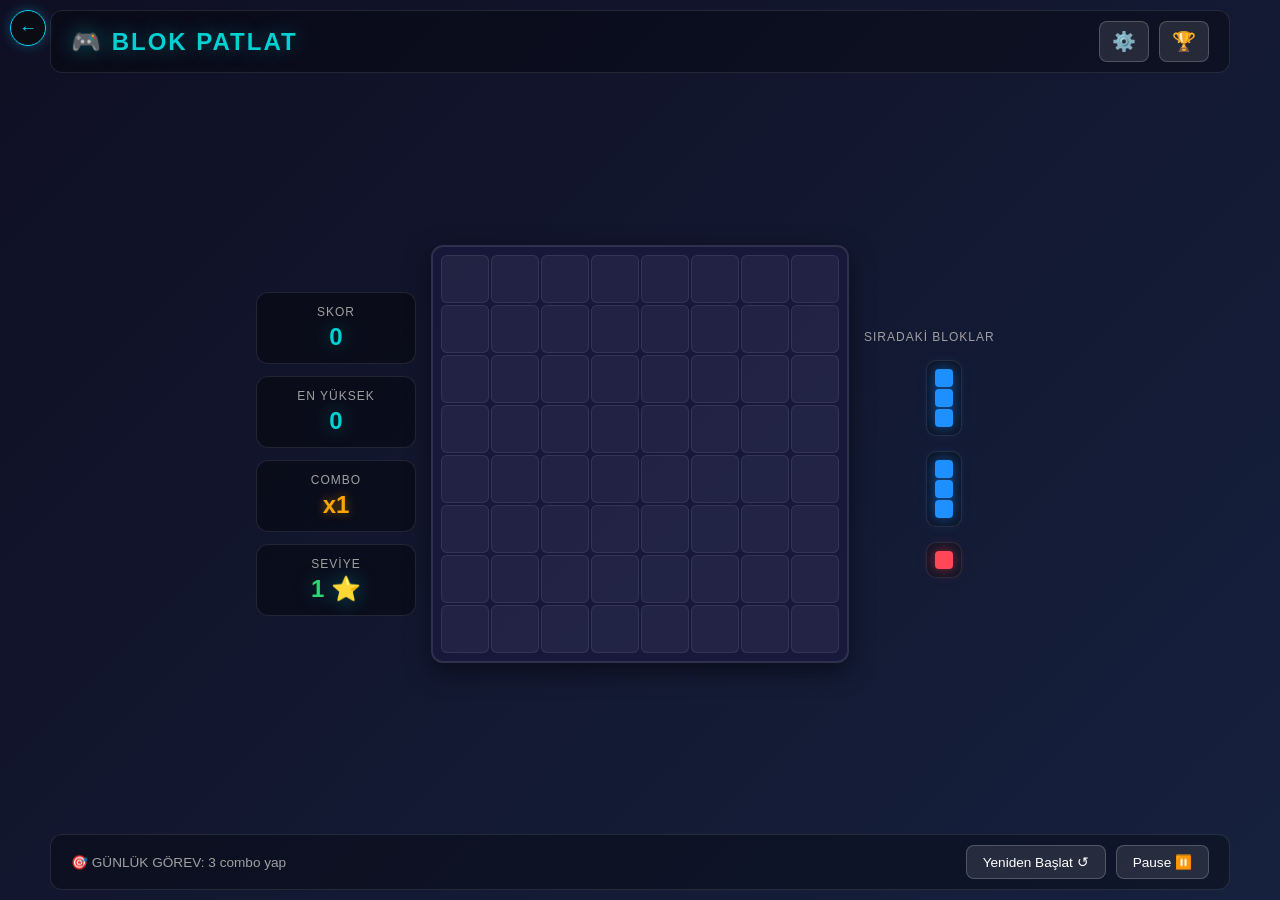
<file: oyunlar/blockblast/index.html>
<!DOCTYPE html>
<html lang="tr">
<head>
    <meta charset="UTF-8">
    <meta name="viewport" content="width=device-width, initial-scale=1.0, maximum-scale=1.0, user-scalable=no">
    <title>Blok Patlat</title>
    <link rel="stylesheet" href="css/main.css">
    <link rel="stylesheet" href="css/grid.css">
    <link rel="stylesheet" href="css/blocks.css">
    <link rel="stylesheet" href="css/animations.css">
    <link rel="stylesheet" href="css/responsive.css">
</head>
<script src="/script.js"></script>
<body>
    <div id="game-container">
        <!-- Settings Panel -->
        <div id="settings-panel" class="side-panel">
            <button class="panel-close" onclick="toggleSettings()">✕</button>
            <h3>⚙️ Ayarlar</h3>
            <div class="setting-row">
                <span>Ses Efektleri</span>
                <div class="toggle-switch active" id="sound-toggle" onclick="toggleSetting(this)"></div>
            </div>
            <div class="setting-row">
                <span>Parçacık Efektleri</span>
                <div class="toggle-switch active" id="particles-toggle" onclick="toggleSetting(this)"></div>
            </div>
            <div class="setting-row">
                <span>Ekran Titremesi</span>
                <div class="toggle-switch active" id="shake-toggle" onclick="toggleSetting(this)"></div>
            </div>
            <div class="setting-row">
                <span>Karanlık Mod</span>
                <div class="toggle-switch active" id="dark-toggle" onclick="toggleSetting(this)"></div>
            </div>
        </div>

        <!-- Leaderboard Panel -->
        <div id="leaderboard-panel" class="side-panel">
            <button class="panel-close" onclick="toggleLeaderboard()">✕</button>
            <h3>🏆 Skor Tablosu</h3>
            <div id="leaderboard-list">
                <div class="leaderboard-entry">
                    <span><span class="leaderboard-rank">1.</span> Sen</span>
                    <span id="lb-score-1">0</span>
                </div>
                <div class="leaderboard-entry">
                    <span><span class="leaderboard-rank">2.</span> AI Bot</span>
                    <span>8,450</span>
                </div>
                <div class="leaderboard-entry">
                    <span><span class="leaderboard-rank">3.</span> Usta Oyuncu</span>
                    <span>5,200</span>
                </div>
                <div class="leaderboard-entry">
                    <span><span class="leaderboard-rank">4.</span> Yeni Başlayan</span>
                    <span>2,100</span>
                </div>
                <div class="leaderboard-entry">
                    <span><span class="leaderboard-rank">5.</span> Şanslı</span>
                    <span>1,500</span>
                </div>
            </div>
        </div>

        <!-- Header -->
        <header class="game-header">
            <h1>🎮 BLOK PATLAT</h1>
            <div class="header-buttons">
                <button class="icon-btn" onclick="toggleSettings()" title="Ayarlar">⚙️</button>
                <button class="icon-btn" onclick="toggleLeaderboard()" title="Skor Tablosu">🏆</button>
            </div>
        </header>

        <!-- Main Game Area -->
        <div class="game-layout">
            <!-- Left Panel -->
            <aside class="left-panel">
                <div class="score-card">
                    <div class="score-label">Skor</div>
                    <div id="score" class="score-value">0</div>
                </div>
                <div class="score-card">
                    <div class="score-label">En Yüksek</div>
                    <div id="high-score" class="score-value">0</div>
                </div>
                <div class="score-card">
                    <div class="score-label">Combo</div>
                    <div id="combo" class="score-value combo-value">x1</div>
                </div>
                <div class="score-card">
                    <div class="score-label">Seviye</div>
                    <div id="level" class="score-value level-value">1 ⭐</div>
                </div>
            </aside>

            <!-- Center Grid -->
            <main class="grid-area">
                <div class="grid-container">
                    <div id="grid" class="grid"></div>
                </div>
                <div id="combo-text" class="combo-text"></div>
                <div id="particles-container" class="particles-container"></div>
            </main>

            <!-- Right Panel -->
            <aside class="right-panel">
                <div class="next-label">Sıradaki Bloklar</div>
                <div id="next-blocks" class="next-blocks"></div>
            </aside>
        </div>

        <!-- Bottom Bar -->
        <div class="bottom-bar">
            <div class="mission">🎯 GÜNLÜK GÖREV: 3 combo yap</div>
            <div class="controls">
                <button class="game-btn" onclick="Game.reset()">Yeniden Başlat ↺</button>
                <button class="game-btn" onclick="Game.pause()">Pause ⏸️</button>
            </div>
        </div>
    </div>

    <!-- Game Over Modal -->
    <div id="game-over-modal" class="modal-overlay hidden">
        <div class="modal-box">
            <h2>GAME OVER</h2>
            <div class="modal-stat">
                <div class="modal-stat-label">SKORUNUZ</div>
                <div id="final-score" class="modal-stat-value">0</div>
            </div>
            <div class="modal-buttons">
                <button class="game-btn primary" onclick="Game.reset()">Tekrar Oyna</button>
                <button class="game-btn" onclick="Game.reset()">Ana Menü</button>
            </div>
        </div>
    </div>

    <!-- Pause Modal -->
    <div id="pause-modal" class="modal-overlay hidden">
        <div class="modal-box">
            <h2 style="color: var(--accent);">PAUSE</h2>
            <div class="modal-buttons">
                <button class="game-btn primary" onclick="Game.resume()">Devam Et</button>
                <button class="game-btn" onclick="Game.reset()">Yeniden Başlat</button>
            </div>
        </div>
    </div>

    <script src="js/storage.js"></script>
    <script src="js/blocks.js"></script>
    <script src="js/grid.js"></script>
    <script src="js/renderer.js"></script>
    <script src="js/scoring.js"></script>
    <script src="js/particles.js"></script>
    <script src="js/input.js"></script>
    <script src="js/game.js"></script>
</body>
</html>
</file>
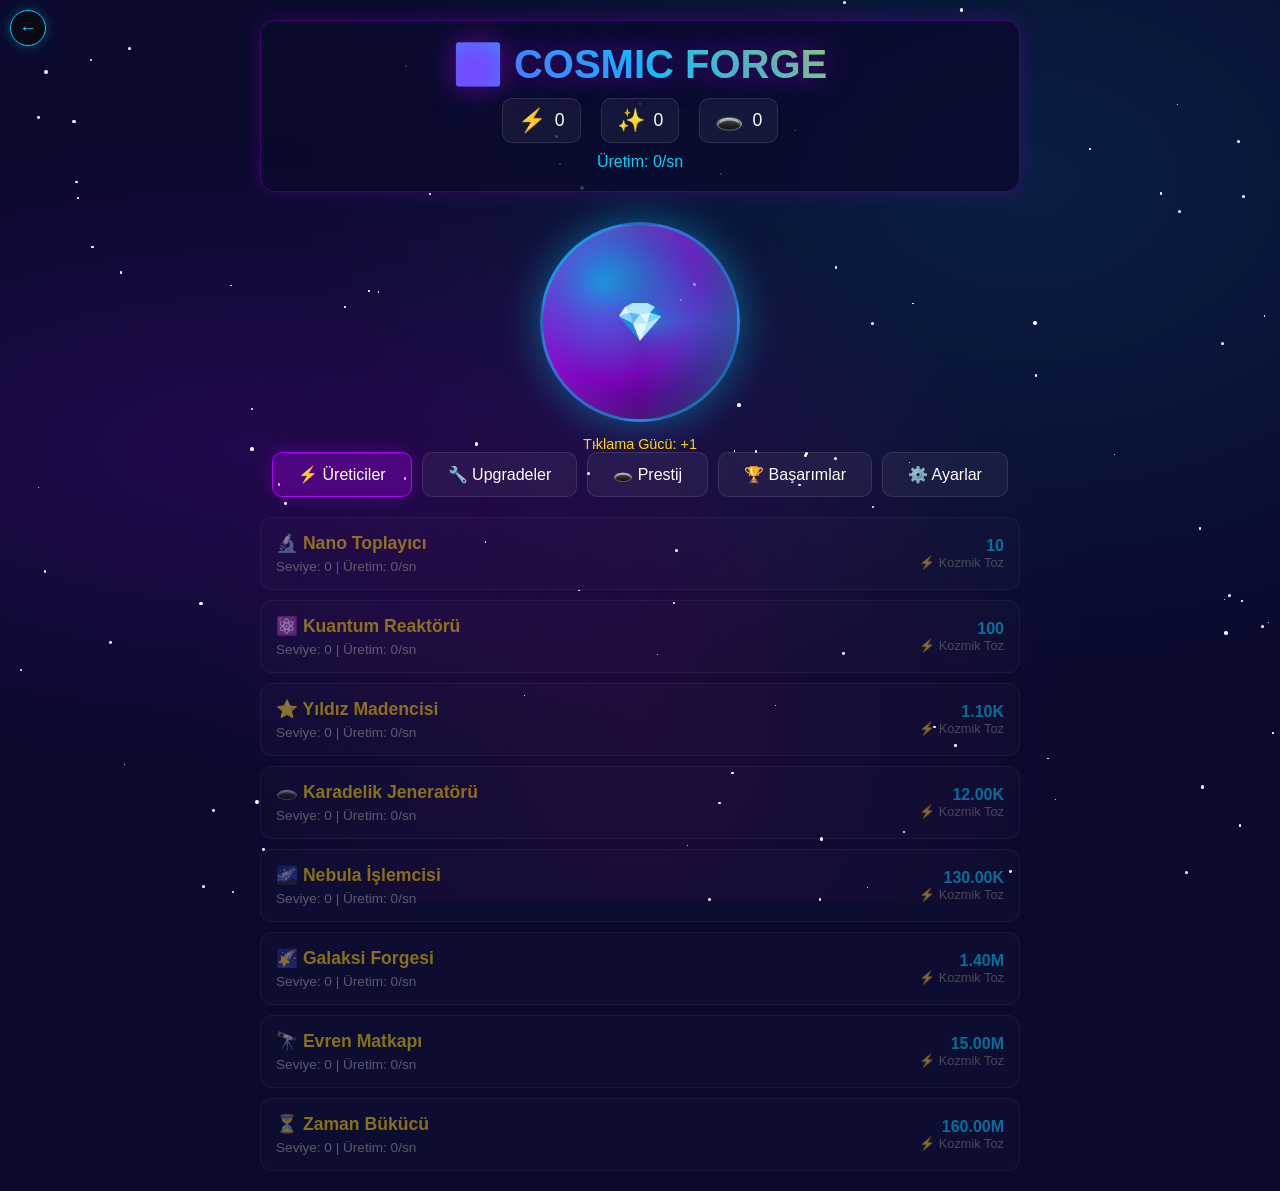
<file: oyunlar/clicker/index.html>
<!DOCTYPE html>
<html lang="tr">
<head>
    <meta charset="UTF-8">
    <meta name="viewport" content="width=device-width, initial-scale=1.0">
    <title>Cosmic Forge: Empire of Clicks</title>
    <style>
        * {
            margin: 0;
            padding: 0;
            box-sizing: border-box;
        }

        body {
            font-family: 'Segoe UI', Tahoma, Geneva, Verdana, sans-serif;
            background: #0a0a2e;
            color: #ffffff;
            overflow-x: hidden;
            min-height: 100vh;
            user-select: none;
        }

        /* Nebula Background */
        .nebula-bg {
            position: fixed;
            top: 0;
            left: 0;
            width: 100%;
            height: 100%;
            background: radial-gradient(ellipse at 20% 50%, rgba(179, 0, 255, 0.15) 0%, transparent 50%),
                        radial-gradient(ellipse at 80% 20%, rgba(0, 212, 255, 0.1) 0%, transparent 50%),
                        radial-gradient(ellipse at 50% 80%, rgba(255, 0, 170, 0.08) 0%, transparent 50%);
            animation: nebulaMove 20s ease-in-out infinite;
            z-index: -2;
        }

        @keyframes nebulaMove {
            0%, 100% { transform: translate(0, 0) scale(1); }
            33% { transform: translate(2%, -1%) scale(1.02); }
            66% { transform: translate(-1%, 2%) scale(0.98); }
        }

        /* Stars */
        .stars {
            position: fixed;
            top: 0;
            left: 0;
            width: 100%;
            height: 100%;
            z-index: -1;
            pointer-events: none;
        }

        .star {
            position: absolute;
            width: 2px;
            height: 2px;
            background: white;
            border-radius: 50%;
            animation: twinkle 3s ease-in-out infinite;
        }

        @keyframes twinkle {
            0%, 100% { opacity: 0.3; }
            50% { opacity: 1; }
        }

        /* Main Container */
        .game-container {
            max-width: 800px;
            margin: 0 auto;
            padding: 20px;
            position: relative;
            z-index: 1;
        }

        /* Header */
        .header {
            text-align: center;
            margin-bottom: 20px;
            padding: 20px;
            background: rgba(10, 10, 46, 0.8);
            border-radius: 15px;
            border: 1px solid rgba(179, 0, 255, 0.3);
            box-shadow: 0 0 20px rgba(179, 0, 255, 0.2);
        }

        .game-title {
            font-size: 2.5em;
            font-weight: bold;
            background: linear-gradient(45deg, #b300ff, #00d4ff, #ffd700);
            -webkit-background-clip: text;
            -webkit-text-fill-color: transparent;
            background-clip: text;
            text-shadow: 0 0 30px rgba(179, 0, 255, 0.5);
            margin-bottom: 10px;
        }

        .currency-display {
            display: flex;
            justify-content: center;
            gap: 20px;
            flex-wrap: wrap;
            margin-top: 10px;
        }

        .currency-item {
            display: flex;
            align-items: center;
            gap: 8px;
            font-size: 1.1em;
            padding: 8px 15px;
            background: rgba(255, 255, 255, 0.05);
            border-radius: 10px;
            border: 1px solid rgba(255, 255, 255, 0.1);
        }

        .currency-icon {
            font-size: 1.3em;
        }

        .production-rate {
            margin-top: 10px;
            font-size: 1em;
            color: #00d4ff;
        }

        /* Click Area */
        .click-area {
            display: flex;
            justify-content: center;
            align-items: center;
            margin: 30px 0;
            position: relative;
        }

        .crystal-sphere {
            width: 200px;
            height: 200px;
            border-radius: 50%;
            background: radial-gradient(circle at 30% 30%, rgba(0, 212, 255, 0.8), rgba(179, 0, 255, 0.6), rgba(10, 10, 46, 0.9));
            border: 3px solid rgba(0, 212, 255, 0.5);
            box-shadow: 0 0 40px rgba(0, 212, 255, 0.4), inset 0 0 30px rgba(255, 255, 255, 0.1);
            cursor: pointer;
            display: flex;
            justify-content: center;
            align-items: center;
            font-size: 3em;
            transition: transform 0.1s ease;
            position: relative;
            overflow: hidden;
        }

        .crystal-sphere:hover {
            box-shadow: 0 0 60px rgba(0, 212, 255, 0.6), inset 0 0 40px rgba(255, 255, 255, 0.2);
        }

        .crystal-sphere:active {
            transform: scale(0.95);
        }

        .crystal-sphere::before {
            content: '';
            position: absolute;
            top: -50%;
            left: -50%;
            width: 200%;
            height: 200%;
            background: conic-gradient(from 0deg, transparent, rgba(0, 212, 255, 0.3), transparent, rgba(179, 0, 255, 0.3), transparent);
            animation: rotate 4s linear infinite;
        }

        @keyframes rotate {
            from { transform: rotate(0deg); }
            to { transform: rotate(360deg); }
        }

        .crystal-inner {
            position: relative;
            z-index: 1;
            font-size: 0.8em;
            text-align: center;
        }

        .click-power {
            position: absolute;
            bottom: -30px;
            font-size: 0.9em;
            color: #ffd700;
        }

        /* Particles */
        .particle {
            position: absolute;
            pointer-events: none;
            font-size: 1.2em;
            color: #00d4ff;
            font-weight: bold;
            animation: floatUp 1s ease-out forwards;
            z-index: 100;
        }

        @keyframes floatUp {
            0% {
                opacity: 1;
                transform: translateY(0) scale(1);
            }
            100% {
                opacity: 0;
                transform: translateY(-100px) scale(0.5);
            }
        }

        /* Tabs */
        .tabs {
            display: flex;
            justify-content: center;
            gap: 10px;
            margin-bottom: 20px;
            flex-wrap: wrap;
        }

        .tab-btn {
            padding: 12px 25px;
            border: none;
            border-radius: 10px;
            background: rgba(255, 255, 255, 0.05);
            color: #ffffff;
            cursor: pointer;
            font-size: 1em;
            transition: all 0.3s ease;
            border: 1px solid rgba(255, 255, 255, 0.1);
        }

        .tab-btn:hover {
            background: rgba(179, 0, 255, 0.2);
            border-color: rgba(179, 0, 255, 0.5);
        }

        .tab-btn.active {
            background: rgba(179, 0, 255, 0.3);
            border-color: #b300ff;
            box-shadow: 0 0 15px rgba(179, 0, 255, 0.3);
        }

        /* Tab Content */
        .tab-content {
            display: none;
            animation: fadeIn 0.3s ease;
        }

        .tab-content.active {
            display: block;
        }

        @keyframes fadeIn {
            from { opacity: 0; transform: translateY(10px); }
            to { opacity: 1; transform: translateY(0); }
        }

        /* Generator Cards */
        .generator-list {
            display: flex;
            flex-direction: column;
            gap: 10px;
        }

        .generator-card {
            display: flex;
            justify-content: space-between;
            align-items: center;
            padding: 15px;
            background: rgba(255, 255, 255, 0.03);
            border-radius: 12px;
            border: 1px solid rgba(255, 255, 255, 0.1);
            transition: all 0.3s ease;
            cursor: pointer;
        }

        .generator-card:hover {
            background: rgba(255, 255, 255, 0.06);
            border-color: rgba(0, 212, 255, 0.3);
        }

        .generator-card.purchased {
            border-color: rgba(0, 255, 100, 0.3);
            background: rgba(0, 255, 100, 0.05);
        }

        .generator-card.purchased:hover {
            border-color: rgba(0, 255, 100, 0.5);
        }

        .generator-card.locked {
            opacity: 0.5;
            cursor: not-allowed;
        }

        .generator-info {
            flex: 1;
        }

        .generator-name {
            font-size: 1.1em;
            font-weight: bold;
            color: #ffd700;
            margin-bottom: 5px;
        }

        .generator-stats {
            font-size: 0.85em;
            color: #aaa;
        }

        .generator-cost {
            text-align: right;
        }

        .cost-amount {
            font-size: 1em;
            color: #00d4ff;
            font-weight: bold;
        }

        .cost-label {
            font-size: 0.8em;
            color: #888;
        }

        /* Upgrade Cards */
        .upgrade-list {
            display: flex;
            flex-direction: column;
            gap: 10px;
        }

        .upgrade-card {
            display: flex;
            justify-content: space-between;
            align-items: center;
            padding: 15px;
            background: rgba(255, 255, 255, 0.03);
            border-radius: 12px;
            border: 1px solid rgba(255, 255, 255, 0.1);
            transition: all 0.3s ease;
            cursor: pointer;
        }

        .upgrade-card:hover {
            background: rgba(255, 255, 255, 0.06);
            border-color: rgba(255, 0, 170, 0.3);
        }

        .upgrade-card.purchased {
            border-color: rgba(0, 255, 100, 0.3);
            background: rgba(0, 255, 100, 0.05);
            opacity: 0.7;
        }

        .upgrade-card.locked {
            opacity: 0.5;
            cursor: not-allowed;
        }

        .upgrade-info {
            flex: 1;
        }

        .upgrade-name {
            font-size: 1.1em;
            font-weight: bold;
            color: #ff00aa;
            margin-bottom: 5px;
        }

        .upgrade-desc {
            font-size: 0.85em;
            color: #aaa;
        }

        .upgrade-cost {
            text-align: right;
        }

        /* Prestige Section */
        .prestige-section {
            text-align: center;
            padding: 30px;
            background: rgba(255, 255, 255, 0.03);
            border-radius: 15px;
            border: 1px solid rgba(255, 255, 255, 0.1);
        }

        .prestige-title {
            font-size: 1.8em;
            color: #ffd700;
            margin-bottom: 15px;
        }

        .prestige-info {
            margin-bottom: 20px;
            color: #aaa;
        }

        .prestige-btn {
            padding: 15px 40px;
            font-size: 1.2em;
            border: none;
            border-radius: 10px;
            background: linear-gradient(45deg, #b300ff, #ff00aa);
            color: white;
            cursor: pointer;
            transition: all 0.3s ease;
            box-shadow: 0 0 20px rgba(179, 0, 255, 0.4);
        }

        .prestige-btn:hover {
            transform: scale(1.05);
            box-shadow: 0 0 30px rgba(179, 0, 255, 0.6);
        }

        .prestige-btn:disabled {
            opacity: 0.5;
            cursor: not-allowed;
            transform: none;
        }

        .dark-matter-display {
            margin-top: 20px;
            font-size: 1.2em;
            color: #ff00aa;
        }

        /* Achievements */
        .achievement-list {
            display: flex;
            flex-direction: column;
            gap: 10px;
        }

        .achievement-card {
            display: flex;
            align-items: center;
            gap: 15px;
            padding: 15px;
            background: rgba(255, 255, 255, 0.03);
            border-radius: 12px;
            border: 1px solid rgba(255, 255, 255, 0.1);
            transition: all 0.3s ease;
        }

        .achievement-card.unlocked {
            border-color: rgba(255, 215, 0, 0.3);
            background: rgba(255, 215, 0, 0.05);
        }

        .achievement-icon {
            font-size: 2em;
        }

        .achievement-info {
            flex: 1;
        }

        .achievement-name {
            font-weight: bold;
            margin-bottom: 3px;
        }

        .achievement-desc {
            font-size: 0.85em;
            color: #aaa;
        }

        .achievement-status {
            font-size: 1.5em;
        }

        /* Settings */
        .settings-section {
            display: flex;
            flex-direction: column;
            gap: 15px;
        }

        .settings-btn {
            padding: 12px 25px;
            border: none;
            border-radius: 10px;
            background: rgba(255, 255, 255, 0.05);
            color: #ffffff;
            cursor: pointer;
            font-size: 1em;
            transition: all 0.3s ease;
            border: 1px solid rgba(255, 255, 255, 0.1);
        }

        .settings-btn:hover {
            background: rgba(255, 255, 255, 0.1);
        }

        .settings-btn.danger {
            background: rgba(255, 0, 0, 0.1);
            border-color: rgba(255, 0, 0, 0.3);
            color: #ff6666;
        }

        .settings-btn.danger:hover {
            background: rgba(255, 0, 0, 0.2);
        }

        /* Popup */
        .popup-overlay {
            position: fixed;
            top: 0;
            left: 0;
            width: 100%;
            height: 100%;
            background: rgba(0, 0, 0, 0.8);
            display: none;
            justify-content: center;
            align-items: center;
            z-index: 1000;
        }

        .popup-overlay.active {
            display: flex;
        }

        .popup {
            background: #0a0a2e;
            border: 2px solid #b300ff;
            border-radius: 15px;
            padding: 30px;
            max-width: 400px;
            text-align: center;
            box-shadow: 0 0 30px rgba(179, 0, 255, 0.4);
            animation: popupIn 0.3s ease;
        }

        @keyframes popupIn {
            from { transform: scale(0.8); opacity: 0; }
            to { transform: scale(1); opacity: 1; }
        }

        .popup-title {
            font-size: 1.5em;
            color: #ffd700;
            margin-bottom: 15px;
        }

        .popup-text {
            margin-bottom: 20px;
            color: #aaa;
        }

        .popup-buttons {
            display: flex;
            gap: 10px;
            justify-content: center;
        }

        .popup-btn {
            padding: 10px 25px;
            border: none;
            border-radius: 8px;
            cursor: pointer;
            font-size: 1em;
            transition: all 0.3s ease;
        }

        .popup-btn.confirm {
            background: #b300ff;
            color: white;
        }

        .popup-btn.cancel {
            background: rgba(255, 255, 255, 0.1);
            color: #aaa;
        }

        .popup-btn:hover {
            transform: scale(1.05);
        }

        /* Flash Effect */
        .flash-overlay {
            position: fixed;
            top: 0;
            left: 0;
            width: 100%;
            height: 100%;
            background: white;
            opacity: 0;
            pointer-events: none;
            z-index: 999;
            transition: opacity 0.5s ease;
        }

        .flash-overlay.active {
            opacity: 0.8;
        }

        /* Notification */
        .notification {
            position: fixed;
            top: 20px;
            right: 20px;
            padding: 15px 25px;
            background: rgba(0, 0, 0, 0.9);
            border: 1px solid #ffd700;
            border-radius: 10px;
            color: #ffd700;
            font-weight: bold;
            z-index: 1001;
            animation: slideIn 0.3s ease;
            display: none;
        }

        .notification.active {
            display: block;
        }

        @keyframes slideIn {
            from { transform: translateX(100%); opacity: 0; }
            to { transform: translateX(0); opacity: 1; }
        }

        /* Responsive */
        @media (max-width: 600px) {
            .game-title {
                font-size: 1.8em;
            }

            .crystal-sphere {
                width: 150px;
                height: 150px;
            }

            .currency-display {
                gap: 10px;
            }

            .currency-item {
                font-size: 0.9em;
                padding: 6px 10px;
            }

            .tabs {
                gap: 5px;
            }

            .tab-btn {
                padding: 8px 15px;
                font-size: 0.9em;
            }
        }

        /* ═══════════════════════════════════════════════════════════
           YENİ ÖZELLİK: ÖDÜL BALONCUKLARI (Reward Bubbles)
           ═══════════════════════════════════════════════════════════ */
        .bubble-container {
            position: fixed; top: 0; left: 0; width: 100%; height: 100%;
            pointer-events: none; z-index: 50; overflow: hidden;
        }
        .reward-bubble {
            position: absolute; width: 85px; height: 85px; border-radius: 50%;
            cursor: pointer; pointer-events: auto; display: flex;
            flex-direction: column; justify-content: center; align-items: center;
            font-size: 1.6em; font-weight: bold; border: 3px solid;
            background: rgba(10, 10, 46, 0.9); backdrop-filter: blur(5px);
            transition: transform 0.3s ease, box-shadow 0.3s ease;
            animation: bubbleFloat 15s ease-in-out infinite; z-index: 51;
        }
        .reward-bubble:hover { transform: scale(1.3); z-index: 52; }
        .reward-bubble:active { transform: scale(0.95); }
        .bubble-icon { font-size: 1.4em; line-height: 1; }
        .bubble-text { font-size: 0.55em; margin-top: 2px; text-align: center; line-height: 1.1; font-weight: bold; }
        .bubble-pop { animation: bubblePop 0.5s ease-out forwards !important; }
        @keyframes bubblePop {
            0% { transform: scale(1); opacity: 1; } 50% { transform: scale(1.5); opacity: 0.7; } 100% { transform: scale(0); opacity: 0; }
        }
        @keyframes bubbleFloat {
            0% { transform: translate(0, 0) rotate(0deg); } 20% { transform: translate(40px, 15px) rotate(8deg); }
            40% { transform: translate(-30px, 25px) rotate(-6deg); } 60% { transform: translate(25px, -10px) rotate(4deg); }
            80% { transform: translate(-15px, 20px) rotate(-3deg); } 100% { transform: translate(0, 0) rotate(0deg); }
        }
        .bubble-click { border-color: #ffd700; box-shadow: 0 0 25px #ffd700, inset 0 0 15px rgba(255, 215, 0, 0.2); color: #ffd700; }
        .bubble-speed { border-color: #00d4ff; box-shadow: 0 0 25px #00d4ff, inset 0 0 15px rgba(0, 212, 255, 0.2); color: #00d4ff; }
        .bubble-efficiency { border-color: #00ff88; box-shadow: 0 0 25px #00ff88, inset 0 0 15px rgba(0, 255, 136, 0.2); color: #00ff88; }
        .bubble-quantum { border-color: #b300ff; box-shadow: 0 0 25px #b300ff, inset 0 0 15px rgba(179, 0, 255, 0.2); color: #b300ff; }
        .bubble-offline { border-color: #ff8800; box-shadow: 0 0 25px #ff8800, inset 0 0 15px rgba(255, 136, 0, 0.2); color: #ff8800; }
        .bubble-critical { border-color: #ff00aa; box-shadow: 0 0 25px #ff00aa, inset 0 0 15px rgba(255, 0, 170, 0.2); color: #ff00aa; }
        .bubble-critmulti { border-color: #ff3333; box-shadow: 0 0 25px #ff3333, inset 0 0 15px rgba(255, 51, 51, 0.2); color: #ff3333; }
        .active-reward-badge {
            position: fixed; top: 20px; right: 20px; padding: 12px 20px;
            background: rgba(10, 10, 46, 0.95); border: 2px solid; border-radius: 15px;
            z-index: 100; display: none; flex-direction: column; align-items: center; gap: 5px;
            backdrop-filter: blur(10px); box-shadow: 0 0 20px rgba(0, 0, 0, 0.5);
            animation: badgePulse 2s ease-in-out infinite;
        }
        .active-reward-badge.visible { display: flex; }
        .badge-icon { font-size: 1.8em; } .badge-name { font-size: 0.85em; font-weight: bold; }
        .badge-timer { font-size: 1.1em; font-weight: bold; font-family: 'Courier New', monospace; }
        @keyframes badgePulse { 0%, 100% { transform: scale(1); } 50% { transform: scale(1.05); } }
        .bubble-cooldown {
            position: fixed; top: 20px; right: 20px; padding: 10px 18px;
            background: rgba(10, 10, 46, 0.9); border: 1px solid rgba(255, 255, 255, 0.2);
            border-radius: 10px; z-index: 99; font-size: 0.9em; color: #aaa;
            display: none; backdrop-filter: blur(5px);
        }
        .bubble-cooldown.visible { display: block; }
        .bubble-cooldown .cooldown-icon { margin-right: 5px; }
        @keyframes bubbleSpawn {
            0% { transform: scale(0) rotate(-180deg); opacity: 0; } 60% { transform: scale(1.1) rotate(10deg); opacity: 1; }
            100% { transform: scale(1) rotate(0deg); opacity: 1; }
        }
        .reward-bubble.spawning { animation: bubbleSpawn 0.6s ease-out forwards, bubbleFloat 15s ease-in-out infinite 0.6s; }
        @media (max-width: 600px) {
            .reward-bubble { width: 70px; height: 70px; font-size: 1.3em; }
            .bubble-text { font-size: 0.5em; }
            .active-reward-badge { top: 10px; right: 10px; padding: 8px 14px; }
            .bubble-cooldown { top: 10px; right: 10px; padding: 8px 12px; font-size: 0.8em; }
        }

    </style>
</head>
<body>
    <div class="nebula-bg"></div>
    <div class="stars" id="stars"></div>
    <div class="flash-overlay" id="flashOverlay"></div>
    <div class="notification" id="notification"></div>

    <div class="popup-overlay" id="popupOverlay">
        <div class="popup">
            <div class="popup-title" id="popupTitle">Başlık</div>
            <div class="popup-text" id="popupText">Mesaj</div>
            <div class="popup-buttons">
                <button class="popup-btn confirm" id="popupConfirm">Evet</button>
                <button class="popup-btn cancel" id="popupCancel">Hayır</button>
            </div>
        </div>
    </div>

        <!-- Ödül Baloncukları -->
    <div class="bubble-container" id="bubbleContainer"></div>
    <div class="active-reward-badge" id="activeRewardBadge">
        <div class="badge-icon" id="badgeIcon">⚡</div>
        <div class="badge-name" id="badgeName">2x Tıklama</div>
        <div class="badge-timer" id="badgeTimer">30s</div>
    </div>
    <div class="bubble-cooldown" id="bubbleCooldown">
        <span class="cooldown-icon">⏳</span>
        <span id="cooldownText">Yeni ödül: 60 sn</span>
    </div>

    <div class="game-container">
        <!-- Header -->
        <div class="header">
            <div class="game-title">🌌 COSMIC FORGE</div>
            <div class="currency-display">
                <div class="currency-item">
                    <span class="currency-icon">⚡</span>
                    <span id="cosmicDust">0</span>
                </div>
                <div class="currency-item">
                    <span class="currency-icon">✨</span>
                    <span id="starEssence">0</span>
                </div>
                <div class="currency-item">
                    <span class="currency-icon">🕳️</span>
                    <span id="darkMatter">0</span>
                </div>
            </div>
            <div class="production-rate">
                Üretim: <span id="productionRate">0</span>/sn
            </div>
        </div>

        <!-- Click Area -->
        <div class="click-area" id="clickArea">
            <div class="crystal-sphere" id="crystalSphere">
                <div class="crystal-inner">
                    <div>💎</div>
                </div>
            </div>
            <div class="click-power">Tıklama Gücü: +<span id="clickPower">1</span></div>
        </div>

        <!-- Tabs -->
        <div class="tabs">
            <button class="tab-btn active" data-tab="generators">⚡ Üreticiler</button>
            <button class="tab-btn" data-tab="upgrades">🔧 Upgradeler</button>
            <button class="tab-btn" data-tab="prestige">🕳️ Prestij</button>
            <button class="tab-btn" data-tab="achievements">🏆 Başarımlar</button>
            <button class="tab-btn" data-tab="settings">⚙️ Ayarlar</button>
        </div>

        <!-- Generators Tab -->
        <div class="tab-content active" id="generators">
            <div class="generator-list" id="generatorList"></div>
        </div>

        <!-- Upgrades Tab -->
        <div class="tab-content" id="upgrades">
            <div class="upgrade-list" id="upgradeList"></div>
        </div>

        <!-- Prestige Tab -->
        <div class="tab-content" id="prestige">
            <div class="prestige-section">
                <div class="prestige-title">🕳️ Evreni Sıfırla</div>
                <div class="prestige-info">
                    Tüm ilerlemeyi sıfırla ve Karanlık Madde kazan!<br>
                    Karanlık Madde ile kalıcı güçlendirmeler alabilirsin.
                </div>
                <div class="prestige-info">
                    Mevcut Karanlık Madde: <span id="currentDarkMatter">0</span> 🕳️<br>
                    Sıfırlama ile kazanılacak: <span id="prestigeGain">0</span> 🕳️
                </div>
                <button class="prestige-btn" id="prestigeBtn" disabled>
                    Evreni Sıfırla
                </button>
                <div class="dark-matter-display">
                    Toplam Karanlık Madde: <span id="totalDarkMatter">0</span> 🕳️
                </div>
            </div>
        </div>

        <!-- Achievements Tab -->
        <div class="tab-content" id="achievements">
            <div class="achievement-list" id="achievementList"></div>
        </div>

        <!-- Settings Tab -->
        <div class="tab-content" id="settings">
            <div class="settings-section">
                <button class="settings-btn" id="saveBtn">💾 Oyunu Kaydet</button>
                <button class="settings-btn danger" id="resetBtn">🔄 Oyunu Sıfırla</button>
                <div style="margin-top: 20px; color: #888; font-size: 0.9em;">
                    Oyun otomatik olarak her 10 saniyede kaydedilir.
                </div>
            </div>
        </div>
    </div>

    <script>
        // Game Data
        const generators = [
            { id: 1, name: 'Nano Toplayıcı', production: 0.1, baseCost: 10, icon: '🔬' },
            { id: 2, name: 'Kuantum Reaktörü', production: 1, baseCost: 100, icon: '⚛️' },
            { id: 3, name: 'Yıldız Madencisi', production: 8, baseCost: 1100, icon: '⭐' },
            { id: 4, name: 'Karadelik Jeneratörü', production: 47, baseCost: 12000, icon: '🕳️' },
            { id: 5, name: 'Nebula İşlemcisi', production: 260, baseCost: 130000, icon: '🌌' },
            { id: 6, name: 'Galaksi Forgesi', production: 1400, baseCost: 1400000, icon: '🌠' },
            { id: 7, name: 'Evren Matkapı', production: 7800, baseCost: 15000000, icon: '🔭' },
            { id: 8, name: 'Zaman Bükücü', production: 44000, baseCost: 160000000, icon: '⏳' }
        ];

        const upgrades = [
            { id: 'efficiency1', name: '🔧 Verimlilik I', desc: 'Tüm üreticiler 2x daha verimli', cost: 1000, type: 'efficiency', multiplier: 2, purchased: false },
            { id: 'speed1', name: '⚡ Hız Aşırtma I', desc: 'Üretim hızı %50 artar', cost: 5000, type: 'speed', multiplier: 1.5, purchased: false },
            { id: 'quantum1', name: '🌟 Kuantum Bağlantısı I', desc: 'Tüm üreticiler %10 güçlendirilir', cost: 15000, type: 'quantum', multiplier: 1.1, purchased: false },
            { id: 'crystal1', name: '💎 Kristal Matris I', desc: '%5 kritik vuruş şansı (5x)', cost: 50000, type: 'crystal', chance: 0.05, multiplier: 5, purchased: false },
            { id: 'cosmic1', name: '🌌 Kozmik Uyum I', desc: 'Her 10 üreticide ekstra bonus', cost: 200000, type: 'cosmic', multiplier: 1.2, purchased: false },
            { id: 'click1', name: '👆 Tıklama Gücü I', desc: 'Tıklama gücü 2x', cost: 500, type: 'click', multiplier: 2, purchased: false },
            { id: 'click2', name: '👆 Tıklama Gücü II', desc: 'Tıklama gücü 4x', cost: 5000, type: 'click', multiplier: 4, purchased: false },
            { id: 'offline1', name: '⏳ Offline Kazanç I', desc: 'Offline kazanç %50 artar', cost: 10000, type: 'offline', multiplier: 1.5, purchased: false }
        ];

        const achievements = [
            { id: 'first_click', name: '🌱 İlk Adım', desc: '100 toplam tıklama', requirement: 100, type: 'clicks', reward: 1.05, unlocked: false },
            { id: 'first_generator', name: '⚡ Enerji Ustası', desc: 'İlk otomatik üretici', requirement: 1, type: 'generators', reward: 2, unlocked: false },
            { id: 'star_dust', name: '🌟 Yıldız Tozu', desc: '1,000 Kozmik Toz', requirement: 1000, type: 'cosmic_dust', reward: 1, unlocked: false },
            { id: 'dark_discovery', name: '🕳️ Karanlık Keşif', desc: 'İlk prestij', requirement: 1, type: 'prestige', reward: 1.1, unlocked: false },
            { id: 'galaxy_lord', name: '🌌 Galaksi Lordu', desc: 'Tüm upgradeleri al', requirement: 8, type: 'upgrades', reward: 1, unlocked: false },
            { id: 'cosmic_god', name: '💫 Kozmik Tanrı', desc: '1 milyar toplam üretim', requirement: 1000000000, type: 'total_production', reward: 1, unlocked: false }
        ];

        // Game State
        let gameState = {
            cosmicDust: 0,
            starEssence: 0,
            darkMatter: 0,
            totalDarkMatter: 0,
            totalClicks: 0,
            totalProduction: 0,
            clickPower: 1,
            generatorCounts: {},
            purchasedUpgrades: [],
            unlockedAchievements: [],
            lastSave: Date.now(),
            lastOnline: Date.now(),
            prestigeCount: 0,
            efficiencyMultiplier: 1,
            speedMultiplier: 1,
            quantumMultiplier: 1,
            cosmicMultiplier: 1,
            clickMultiplier: 1,
            offlineMultiplier: 0.5,
            criticalChance: 0,
            criticalMultiplier: 1
        };

        // Adsterra Link
        const ADSTERRA_LINK = 'https://turnstilesocially.com/yh414hi3u?key=4fe255126698f2930dd64697b4684165';

        // 7 Ödül Tipi
        const rewardTypes = [
            { id: 'click', icon: '⚡', name: '2x Tıklama', color: '#ffd700', class: 'bubble-click',
              apply: () => { gameState.clickMultiplier *= 2; },
              remove: () => { gameState.clickMultiplier /= 2; } },
            { id: 'speed', icon: '🚀', name: '2x Hız', color: '#00d4ff', class: 'bubble-speed',
              apply: () => { gameState.speedMultiplier *= 2; },
              remove: () => { gameState.speedMultiplier /= 2; } },
            { id: 'efficiency', icon: '🔧', name: '2x Verim', color: '#00ff88', class: 'bubble-efficiency',
              apply: () => { gameState.efficiencyMultiplier *= 2; },
              remove: () => { gameState.efficiencyMultiplier /= 2; } },
            { id: 'quantum', icon: '🌟', name: '2x Kuantum', color: '#b300ff', class: 'bubble-quantum',
              apply: () => { gameState.quantumMultiplier *= 2; },
              remove: () => { gameState.quantumMultiplier /= 2; } },
            { id: 'offline', icon: '⏳', name: '2x Offline', color: '#ff8800', class: 'bubble-offline',
              apply: () => { gameState.offlineMultiplier *= 2; },
              remove: () => { gameState.offlineMultiplier /= 2; } },
            { id: 'critical', icon: '💎', name: '%100 Kritik', color: '#ff00aa', class: 'bubble-critical',
              apply: () => { gameState.criticalChance = 1.0; },
              remove: () => { gameState.criticalChance = 0; } },
            { id: 'critmulti', icon: '💥', name: '10x Kritik', color: '#ff3333', class: 'bubble-critmulti',
              apply: () => { gameState.criticalMultiplier = 10; },
              remove: () => { gameState.criticalMultiplier = 1; } }
        ];

        let bubbleState = {
            activeReward: null, rewardTimer: null, rewardTimeLeft: 0,
            cooldownTimer: null, cooldownTimeLeft: 0, pendingReward: null,
            adTabOpened: false, adTabTimer: null, currentBubble: null
        };

        function spawnBubble() {
            if (bubbleState.activeReward || bubbleState.cooldownTimeLeft > 0) return;
            const container = document.getElementById('bubbleContainer');
            container.innerHTML = '';
            const reward = rewardTypes[Math.floor(Math.random() * rewardTypes.length)];
            const edge = Math.floor(Math.random() * 3);
            let startX, startY;
            const padding = 100;
            startY = padding + Math.random() * 150;
            switch(edge) {
                case 0: startX = padding + Math.random() * (window.innerWidth * 0.3); break;
                case 1: startX = window.innerWidth * 0.35 + Math.random() * (window.innerWidth * 0.3); break;
                case 2: startX = window.innerWidth * 0.7 + Math.random() * (window.innerWidth * 0.25); break;
            }
            const bubble = document.createElement('div');
            bubble.className = `reward-bubble ${reward.class} spawning`;
            bubble.style.left = startX + 'px';
            bubble.style.top = startY + 'px';
            bubble.innerHTML = `<div class="bubble-icon">${reward.icon}</div><div class="bubble-text">${reward.name}</div>`;
            bubble.addEventListener('click', (e) => {
                e.stopPropagation();
                handleBubbleClick(reward, bubble);
            });
            container.appendChild(bubble);
            bubbleState.currentBubble = bubble;
            setTimeout(() => {
                if (bubble.parentNode && !bubbleState.activeReward) {
                    bubble.classList.add('bubble-pop');
                    setTimeout(() => {
                        if (bubble.parentNode) bubble.remove();
                        bubbleState.currentBubble = null;
                        startCooldown(60);
                    }, 500);
                }
            }, 30000);
        }

        function handleBubbleClick(reward, bubble) {
            bubble.classList.add('bubble-pop');
            window.open(ADSTERRA_LINK, '_blank');
            bubbleState.adTabOpened = true;
            bubbleState.pendingReward = reward;
            bubbleState.adTabTimer = setTimeout(() => {
                if (bubbleState.adTabOpened) {
                    bubbleState.pendingReward = null;
                    bubbleState.adTabOpened = false;
                    showNotification('❌ Ödül süresi doldu! Tekrar dene.');
                    startCooldown(60);
                }
            }, 10000);
            setTimeout(() => {
                if (bubble.parentNode) bubble.remove();
                bubbleState.currentBubble = null;
            }, 500);
        }

        document.addEventListener('visibilitychange', () => {
            if (!document.hidden && bubbleState.adTabOpened && bubbleState.pendingReward) {
                bubbleState.adTabOpened = false;
                if (bubbleState.adTabTimer) {
                    clearTimeout(bubbleState.adTabTimer);
                    bubbleState.adTabTimer = null;
                }
                setTimeout(() => {
                    activateReward(bubbleState.pendingReward);
                    bubbleState.pendingReward = null;
                }, 3000);
            }
        });

        function activateReward(reward) {
            if (bubbleState.activeReward) deactivateCurrentReward();
            bubbleState.activeReward = reward;
            reward.apply();
            const badge = document.getElementById('activeRewardBadge');
            document.getElementById('badgeIcon').textContent = reward.icon;
            document.getElementById('badgeName').textContent = reward.name;
            badge.style.borderColor = reward.color;
            badge.style.boxShadow = `0 0 20px ${reward.color}`;
            badge.classList.add('visible');
            bubbleState.rewardTimeLeft = 30;
            updateBadgeTimer();
            bubbleState.rewardTimer = setInterval(() => {
                bubbleState.rewardTimeLeft--;
                updateBadgeTimer();
                if (bubbleState.rewardTimeLeft <= 0) deactivateCurrentReward();
            }, 1000);
            showNotification(`${reward.icon} ${reward.name} aktif! (30 sn)`);
        }

        function deactivateCurrentReward() {
            if (!bubbleState.activeReward) return;
            bubbleState.activeReward.remove();
            if (bubbleState.rewardTimer) {
                clearInterval(bubbleState.rewardTimer);
                bubbleState.rewardTimer = null;
            }
            document.getElementById('activeRewardBadge').classList.remove('visible');
            bubbleState.activeReward = null;
            bubbleState.rewardTimeLeft = 0;
            startCooldown(60);
        }

        function updateBadgeTimer() {
            document.getElementById('badgeTimer').textContent = bubbleState.rewardTimeLeft + 's';
        }

        function startCooldown(seconds) {
            bubbleState.cooldownTimeLeft = seconds;
            updateCooldownDisplay();
            document.getElementById('bubbleCooldown').classList.add('visible');
            bubbleState.cooldownTimer = setInterval(() => {
                bubbleState.cooldownTimeLeft--;
                updateCooldownDisplay();
                if (bubbleState.cooldownTimeLeft <= 0) {
                    clearInterval(bubbleState.cooldownTimer);
                    bubbleState.cooldownTimer = null;
                    document.getElementById('bubbleCooldown').classList.remove('visible');
                    spawnBubble();
                }
            }, 1000);
        }

        function updateCooldownDisplay() {
            document.getElementById('cooldownText').textContent = `Yeni ödül: ${bubbleState.cooldownTimeLeft} sn`;
        }

        function initBubbles() {
            setTimeout(() => { spawnBubble(); }, 5000);
        }


        // Initialize generator counts
        generators.forEach(g => {
            gameState.generatorCounts[g.id] = 0;
        });

        // DOM Elements
        const crystalSphere = document.getElementById('crystalSphere');
        const clickArea = document.getElementById('clickArea');
        const popupOverlay = document.getElementById('popupOverlay');
        const popupTitle = document.getElementById('popupTitle');
        const popupText = document.getElementById('popupText');
        const popupConfirm = document.getElementById('popupConfirm');
        const popupCancel = document.getElementById('popupCancel');
        const flashOverlay = document.getElementById('flashOverlay');
        const notification = document.getElementById('notification');

        // Utility Functions
        function formatNumber(num) {
            if (num >= 1e12) return (num / 1e12).toFixed(2) + 'T';
            if (num >= 1e9) return (num / 1e9).toFixed(2) + 'B';
            if (num >= 1e6) return (num / 1e6).toFixed(2) + 'M';
            if (num >= 1e3) return (num / 1e3).toFixed(2) + 'K';
            return Math.floor(num).toString();
        }

        function getGeneratorCost(generator) {
            const count = gameState.generatorCounts[generator.id] || 0;
            return Math.floor(generator.baseCost * Math.pow(1.15, count));
        }

        function getTotalProduction() {
            let total = 0;
            generators.forEach(g => {
                const count = gameState.generatorCounts[g.id] || 0;
                total += g.production * count;
            });

            // Apply multipliers
            total *= gameState.efficiencyMultiplier;
            total *= gameState.speedMultiplier;
            total *= gameState.quantumMultiplier;

            // Cosmic harmony bonus
            const totalGenerators = Object.values(gameState.generatorCounts).reduce((a, b) => a + b, 0);
            const harmonyBonus = Math.floor(totalGenerators / 10) * 0.2 + 1;
            total *= harmonyBonus;

            return total;
        }

        function getClickPower() {
            let power = gameState.clickPower * gameState.clickMultiplier;

            // Critical hit
            if (Math.random() < gameState.criticalChance) {
                power *= gameState.criticalMultiplier;
            }

            return power;
        }

        function showNotification(text) {
            notification.textContent = text;
            notification.classList.add('active');
            setTimeout(() => {
                notification.classList.remove('active');
            }, 3000);
        }

        function showPopup(title, text, onConfirm, onCancel) {
            popupTitle.textContent = title;
            popupText.textContent = text;
            popupOverlay.classList.add('active');

            popupConfirm.onclick = () => {
                popupOverlay.classList.remove('active');
                if (onConfirm) onConfirm();
            };

            popupCancel.onclick = () => {
                popupOverlay.classList.remove('active');
                if (onCancel) onCancel();
            };
        }

        function createParticles(x, y, amount, isCritical = false) {
            for (let i = 0; i < amount; i++) {
                const particle = document.createElement('div');
                particle.className = 'particle';
                particle.textContent = '+' + formatNumber(isCritical ? amount * 5 : amount);
                particle.style.left = x + (Math.random() - 0.5) * 100 + 'px';
                particle.style.top = y + (Math.random() - 0.5) * 50 + 'px';
                particle.style.color = isCritical ? '#ff00aa' : '#00d4ff';
                document.body.appendChild(particle);

                setTimeout(() => {
                    particle.remove();
                }, 1000);
            }
        }

        // Click Handler
        crystalSphere.addEventListener('click', (e) => {
            const power = getClickPower();
            const isCritical = power > gameState.clickPower * gameState.clickMultiplier;

            gameState.cosmicDust += power;
            gameState.totalClicks++;
            gameState.totalProduction += power;

            const rect = crystalSphere.getBoundingClientRect();
            createParticles(rect.left + rect.width / 2, rect.top + rect.height / 2, power, isCritical);

            // Animation
            crystalSphere.style.transform = 'scale(0.9)';
            setTimeout(() => {
                crystalSphere.style.transform = 'scale(1)';
            }, 100);

                updateDisplay();
    checkAchievements();
    saveGame(); // 🔧 EKLENDİ: Her tıklamada kaydet
});

        // Tab Switching
        document.querySelectorAll('.tab-btn').forEach(btn => {
            btn.addEventListener('click', () => {
                document.querySelectorAll('.tab-btn').forEach(b => b.classList.remove('active'));
                document.querySelectorAll('.tab-content').forEach(c => c.classList.remove('active'));

                btn.classList.add('active');
                document.getElementById(btn.dataset.tab).classList.add('active');
            });
        });

        // Generator Rendering
        function renderGenerators() {
            const list = document.getElementById('generatorList');
            list.innerHTML = '';

            generators.forEach(g => {
                const count = gameState.generatorCounts[g.id] || 0;
                const cost = getGeneratorCost(g);
                const canAfford = gameState.cosmicDust >= cost;
                const totalProduction = g.production * count;

                const card = document.createElement('div');
                card.className = `generator-card ${count > 0 ? 'purchased' : ''} ${!canAfford && count === 0 ? 'locked' : ''}`;
                card.innerHTML = `
                    <div class="generator-info">
                        <div class="generator-name">${g.icon} ${g.name}</div>
                        <div class="generator-stats">
                            Seviye: ${count} | Üretim: ${formatNumber(totalProduction)}/sn
                        </div>
                    </div>
                    <div class="generator-cost">
                        <div class="cost-amount">${formatNumber(cost)}</div>
                        <div class="cost-label">⚡ Kozmik Toz</div>
                    </div>
                `;

                card.addEventListener('click', () => {
                    if (canAfford) {
                        gameState.cosmicDust -= cost;
                        gameState.generatorCounts[g.id]++;

                        // Flash effect
                        card.style.background = 'rgba(0, 255, 100, 0.2)';
                        setTimeout(() => {
                            card.style.background = '';
                        }, 300);

                        updateDisplay();
                        renderGenerators();
                        checkAchievements();
                    }
                });

                list.appendChild(card);
            });
        }

        // Upgrade Rendering
        function renderUpgrades() {
            const list = document.getElementById('upgradeList');
            list.innerHTML = '';

            upgrades.forEach(u => {
                const purchased = gameState.purchasedUpgrades.includes(u.id);
                const canAfford = gameState.cosmicDust >= u.cost;

                const card = document.createElement('div');
                card.className = `upgrade-card ${purchased ? 'purchased' : ''} ${!canAfford && !purchased ? 'locked' : ''}`;
                card.innerHTML = `
                    <div class="upgrade-info">
                        <div class="upgrade-name">${u.name}</div>
                        <div class="upgrade-desc">${u.desc}</div>
                    </div>
                    <div class="upgrade-cost">
                        <div class="cost-amount">${formatNumber(u.cost)}</div>
                        <div class="cost-label">⚡ Kozmik Toz</div>
                    </div>
                `;

                if (!purchased) {
                    card.addEventListener('click', () => {
                        if (canAfford) {
                            gameState.cosmicDust -= u.cost;
                            gameState.purchasedUpgrades.push(u.id);

                            // Apply upgrade effects
                            applyUpgrade(u);

                            // Flash effect
                            card.style.background = 'rgba(0, 255, 100, 0.2)';
                            setTimeout(() => {
                                card.style.background = '';
                            }, 300);

                            updateDisplay();
                            renderUpgrades();
                            checkAchievements();
                        }
                    });
                }

                list.appendChild(card);
            });
        }

        function applyUpgrade(upgrade) {
            switch(upgrade.type) {
                case 'efficiency':
                    gameState.efficiencyMultiplier *= upgrade.multiplier;
                    break;
                case 'speed':
                    gameState.speedMultiplier *= upgrade.multiplier;
                    break;
                case 'quantum':
                    gameState.quantumMultiplier *= upgrade.multiplier;
                    break;
                case 'crystal':
                    gameState.criticalChance = upgrade.chance;
                    gameState.criticalMultiplier = upgrade.multiplier;
                    break;
                case 'cosmic':
                    gameState.cosmicMultiplier *= upgrade.multiplier;
                    break;
                case 'click':
                    gameState.clickMultiplier *= upgrade.multiplier;
                    break;
                case 'offline':
                    gameState.offlineMultiplier *= upgrade.multiplier;
                    break;
            }
        }

        // Prestige
        function getPrestigeGain() {
            return Math.floor(Math.pow(gameState.totalProduction / 1e6, 0.5));
        }

        function updatePrestige() {
            const gain = getPrestigeGain();
            const canPrestige = gain > 0;

            document.getElementById('currentDarkMatter').textContent = formatNumber(gameState.darkMatter);
            document.getElementById('prestigeGain').textContent = formatNumber(gain);
            document.getElementById('totalDarkMatter').textContent = formatNumber(gameState.totalDarkMatter);

            const btn = document.getElementById('prestigeBtn');
            btn.disabled = !canPrestige;

            if (canPrestige) {
                btn.textContent = `Evreni Sıfırla (+${formatNumber(gain)} 🕳️)`;
            } else {
                btn.textContent = 'Daha Fazla Üretim Gerekli';
            }
        }

        document.getElementById('prestigeBtn').addEventListener('click', () => {
            const gain = getPrestigeGain();
            if (gain > 0) {
                showPopup(
                    'Evreni Sıfırla',
                    `Tüm ilerlemeniz sıfırlanacak ve ${formatNumber(gain)} Karanlık Madde kazanacaksınız. Emin misiniz?`,
                    () => {
                        // Flash effect
                        flashOverlay.classList.add('active');
                        setTimeout(() => {
                            flashOverlay.classList.remove('active');
                        }, 500);

                        // Apply prestige
                        gameState.darkMatter += gain;
                        gameState.totalDarkMatter += gain;
                        gameState.prestigeCount++;

                        // Reset progress
                        gameState.cosmicDust = 0;
                        gameState.starEssence = 0;
                        gameState.generatorCounts = {};
                        generators.forEach(g => {
                            gameState.generatorCounts[g.id] = 0;
                        });
                        gameState.purchasedUpgrades = [];
                        gameState.totalProduction = 0;

                        // Apply dark matter bonuses
                        gameState.clickPower = 1 * Math.pow(2, gameState.darkMatter);

                        showNotification(`🕳️ +${formatNumber(gain)} Karanlık Madde kazandın!`);
                        updateDisplay();
                        renderGenerators();
                        renderUpgrades();
                        checkAchievements();
                    }
                );
            }
        });

        // Achievements
        function renderAchievements() {
            const list = document.getElementById('achievementList');
            list.innerHTML = '';

            achievements.forEach(a => {
                const unlocked = gameState.unlockedAchievements.includes(a.id);

                const card = document.createElement('div');
                card.className = `achievement-card ${unlocked ? 'unlocked' : ''}`;
                card.innerHTML = `
                    <div class="achievement-icon">${a.name.split(' ')[0]}</div>
                    <div class="achievement-info">
                        <div class="achievement-name">${a.name.substring(2)}</div>
                        <div class="achievement-desc">${a.desc}</div>
                    </div>
                    <div class="achievement-status">${unlocked ? '✅' : '🔒'}</div>
                `;

                list.appendChild(card);
            });
        }

        function checkAchievements() {
            let newUnlock = false;

            achievements.forEach(a => {
                if (!gameState.unlockedAchievements.includes(a.id)) {
                    let unlocked = false;

                    switch(a.type) {
                        case 'clicks':
                            if (gameState.totalClicks >= a.requirement) unlocked = true;
                            break;
                        case 'generators':
                            const totalGens = Object.values(gameState.generatorCounts).reduce((x, y) => x + y, 0);
                            if (totalGens >= a.requirement) unlocked = true;
                            break;
                        case 'cosmic_dust':
                            if (gameState.cosmicDust >= a.requirement) unlocked = true;
                            break;
                        case 'prestige':
                            if (gameState.prestigeCount >= a.requirement) unlocked = true;
                            break;
                        case 'upgrades':
                            if (gameState.purchasedUpgrades.length >= a.requirement) unlocked = true;
                            break;
                        case 'total_production':
                            if (gameState.totalProduction >= a.requirement) unlocked = true;
                            break;
                    }

                    if (unlocked) {
                        gameState.unlockedAchievements.push(a.id);
                        newUnlock = true;
                        showNotification(`🏆 Başarım Kilidi Açıldı: ${a.name.substring(2)}`);

                        // Apply reward
                        if (a.type === 'clicks') {
                            gameState.speedMultiplier *= a.reward;
                        } else if (a.type === 'generators') {
                            gameState.offlineMultiplier *= a.reward;
                        } else if (a.type === 'prestige') {
                            gameState.quantumMultiplier *= a.reward;
                        }
                    }
                }
            });

            if (newUnlock) {
                renderAchievements();
            }
        }

        // Settings
        document.getElementById('saveBtn').addEventListener('click', () => {
            saveGame();
            showNotification('💾 Oyun kaydedildi!');
        });

        document.getElementById('resetBtn').addEventListener('click', () => {
            showPopup(
                'Oyunu Sıfırla',
                'Tüm ilerlemeniz silinecek. Bu işlem geri alınamaz. Emin misiniz?',
                () => {
                    localStorage.removeItem('cosmicForgeSave');
                    location.reload();
                }
            );
        });

        // Save/Load
        function saveGame() {
            gameState.lastSave = Date.now();
            gameState.lastOnline = Date.now();
            localStorage.setItem('cosmicForgeSave', JSON.stringify(gameState));
        }

        function loadGame() {
            const saved = localStorage.getItem('cosmicForgeSave');
            if (saved) {
                const loaded = JSON.parse(saved);

                // Calculate offline earnings
                const now = Date.now();
                const offlineTime = (now - loaded.lastOnline) / 1000; // seconds
                const production = getTotalProductionFromState(loaded);
                const offlineEarnings = production * offlineTime * loaded.offlineMultiplier;

                if (offlineEarnings > 0) {
                    loaded.cosmicDust += offlineEarnings;
                    loaded.totalProduction += offlineEarnings;

                    showPopup(
                        'Hoş Geldin!',
                        `${Math.floor(offlineTime / 60)} dakika offline kaldın.
${formatNumber(offlineEarnings)} Kozmik Toz kazandın!`,
                        () => {}
                    );
                }

                // Merge loaded state
                Object.assign(gameState, loaded);

                // Re-apply upgrades
                gameState.purchasedUpgrades.forEach(id => {
                    const upgrade = upgrades.find(u => u.id === id);
                    if (upgrade) applyUpgrade(upgrade);
                });
            }
        }

        function getTotalProductionFromState(state) {
            let total = 0;
            generators.forEach(g => {
                const count = state.generatorCounts[g.id] || 0;
                total += g.production * count;
            });
            return total;
        }

        // Update Display
        function updateDisplay() {
    document.getElementById('cosmicDust').textContent = formatNumber(gameState.cosmicDust);
    document.getElementById('starEssence').textContent = formatNumber(gameState.starEssence);
    document.getElementById('darkMatter').textContent = formatNumber(gameState.darkMatter);
    document.getElementById('productionRate').textContent = formatNumber(getTotalProduction());
    document.getElementById('clickPower').textContent = formatNumber(getClickPower());
    updatePrestige();
    
    // 🔧 EKLENDİ: Her güncellemede kartları da yenile
    renderGenerators();
    renderUpgrades();
}

        // Game Loop
        let lastTick = Date.now();

        function gameLoop() {
            const now = Date.now();
            const delta = (now - lastTick) / 1000;
            lastTick = now;

            const production = getTotalProduction();
            const earnings = production * delta;

            gameState.cosmicDust += earnings;
            gameState.totalProduction += earnings;

            // Star essence generation (1% of production)
            gameState.starEssence += earnings * 0.01;

            updateDisplay();

            // Auto-save every 10 seconds
            if (now - gameState.lastSave > 10000) {
                saveGame();
            }

            requestAnimationFrame(gameLoop);
        }

        // Create Stars
        function createStars() {
            const starsContainer = document.getElementById('stars');
            for (let i = 0; i < 100; i++) {
                const star = document.createElement('div');
                star.className = 'star';
                star.style.left = Math.random() * 100 + '%';
                star.style.top = Math.random() * 100 + '%';
                star.style.animationDelay = Math.random() * 3 + 's';
                star.style.width = Math.random() * 3 + 1 + 'px';
                star.style.height = star.style.width;
                starsContainer.appendChild(star);
            }
        }

        // Initialize
        createStars();
        loadGame();
        renderGenerators();
        renderUpgrades();
        renderAchievements();
        updateDisplay();
        initBubbles();
        gameLoop();
    </script>
<script src="/script.js"></script>
</body>
</html>
</file>
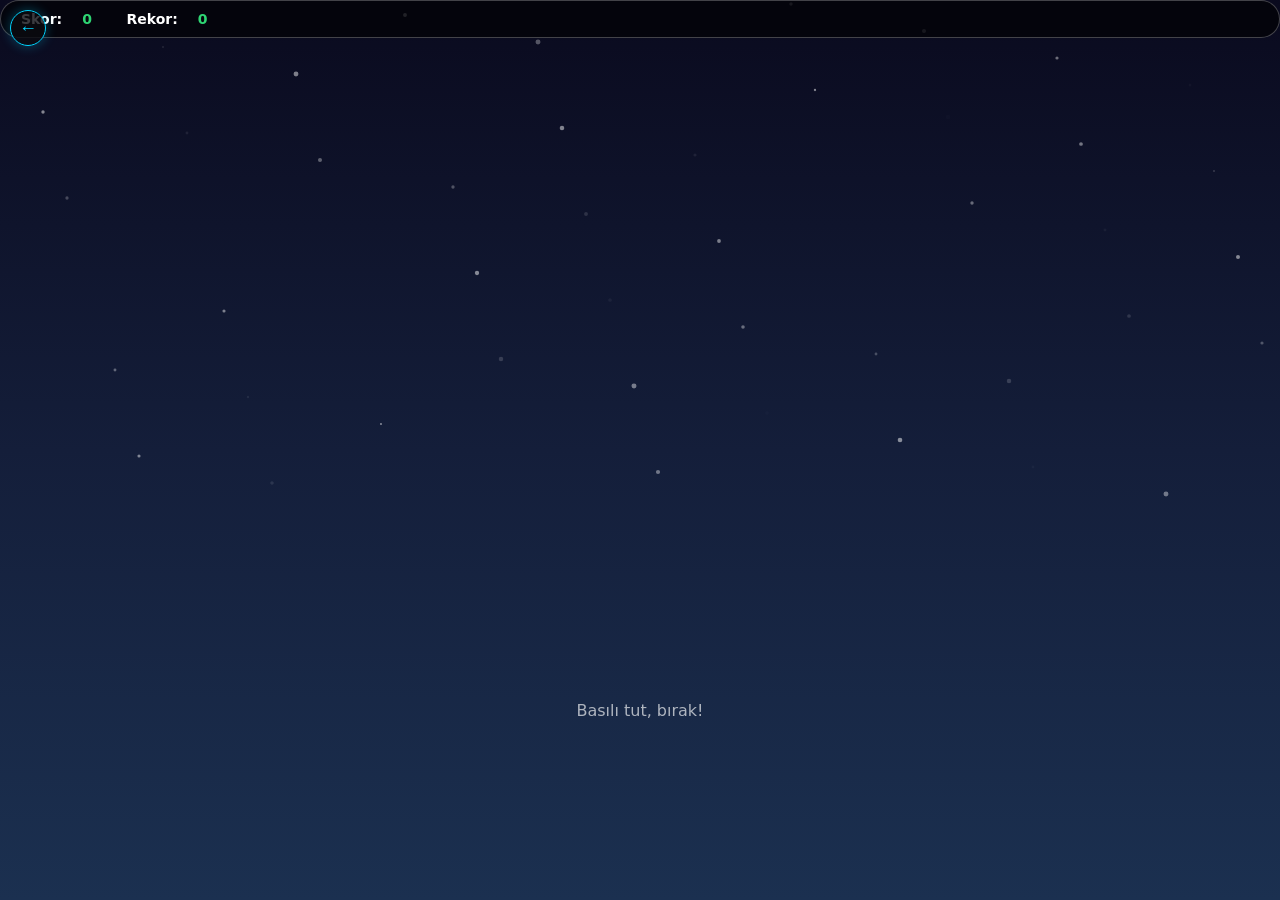
<file: oyunlar/kopru-kur/index.html>
<!DOCTYPE html>
<html lang="tr">
<head>
    <meta charset="UTF-8">
    <meta name="viewport" content="width=device-width, initial-scale=1.0, maximum-scale=1.0, user-scalable=no">
    <title>Köprü Kur</title>
    <style>
        * {
            margin: 0;
            padding: 0;
            box-sizing: border-box;
            -webkit-tap-highlight-color: transparent;
            user-select: none;
            -webkit-user-select: none;
        }

        body {
            background: #1a1a2e;
            overflow: hidden;
            touch-action: manipulation;
            font-family: 'Segoe UI', system-ui, sans-serif;
        }

        canvas {
            display: block;
            position: fixed;
            top: 0;
            left: 0;
            width: 100%;
            height: 100%;
        }

        .ui-overlay {
            position: fixed;
            top: 0;
            left: 0;
            width: 100%;
            pointer-events: none;
            z-index: 10;
        }

        .top-bar {
            display: flex;
            justify-content: space-between;
            align-items: flex-start;
            padding: 12px 15px;
        }

        .back-btn {
            pointer-events: auto;
            background: rgba(0, 0, 0, 0.6);
            border: 1px solid rgba(255, 255, 255, 0.25);
            color: white;
            padding: 10px 18px;
            border-radius: 25px;
            font-size: 14px;
            font-weight: 600;
            cursor: pointer;
        }

        .back-btn:active {
            transform: scale(0.95);
        }

        .score-box {
            background: rgba(0, 0, 0, 0.6);
            border: 1px solid rgba(255, 255, 255, 0.25);
            color: white;
            padding: 10px 20px;
            border-radius: 25px;
            font-size: 14px;
            font-weight: 600;
            display: flex;
            gap: 20px;
        }

        .score-box .val {
            color: #2ed573;
        }

        .hint-text {
            position: fixed;
            bottom: 20%;
            left: 50%;
            transform: translateX(-50%);
            color: rgba(255, 255, 255, 0.65);
            font-size: 16px;
            font-weight: 500;
            pointer-events: none;
            z-index: 5;
        }

        .perfect-text {
            position: fixed;
            top: 45%;
            left: 50%;
            transform: translate(-50%, -50%);
            color: #2ed573;
            font-size: 40px;
            font-weight: 900;
            text-shadow: 0 0 20px rgba(46, 213, 115, 0.6);
            opacity: 0;
            pointer-events: none;
            z-index: 5;
            transition: opacity 0.3s;
        }

        .perfect-text.show {
            opacity: 1;
            animation: popIn 0.5s ease-out;
        }

        @keyframes popIn {
            0% {
                transform: translate(-50%, -50%) scale(0.5);
                opacity: 0;
            }
            60% {
                transform: translate(-50%, -50%) scale(1.2);
                opacity: 1;
            }
            100% {
                transform: translate(-50%, -50%) scale(1);
                opacity: 1;
            }
        }

        .game-over-panel {
            position: fixed;
            top: 0;
            left: 0;
            width: 100%;
            height: 100%;
            background: rgba(0, 0, 0, 0.9);
            display: none;
            flex-direction: column;
            align-items: center;
            justify-content: center;
            z-index: 100;
        }

        .game-over-panel.active {
            display: flex;
        }

        .game-over-panel h2 {
            color: #ff4757;
            font-size: 38px;
            margin-bottom: 10px;
        }

        .game-over-panel .final-score {
            color: white;
            font-size: 24px;
            margin-bottom: 5px;
        }

        .game-over-panel .new-record {
            color: #ffa502;
            font-size: 18px;
            margin-bottom: 25px;
            display: none;
        }

        .game-over-panel .new-record.show {
            display: block;
            animation: blink 0.8s infinite;
        }

        @keyframes blink {
            0%,
            100% {
                opacity: 1;
            }
            50% {
                opacity: 0.4;
            }
        }

        .game-over-panel button {
            padding: 14px 40px;
            margin: 6px;
            border: none;
            border-radius: 25px;
            font-size: 16px;
            font-weight: 600;
            cursor: pointer;
            color: white;
        }

        .game-over-panel button:active {
            transform: scale(0.95);
        }

        .btn-restart {
            background: #2ed573;
        }
        .btn-menu {
            background: #00d2d3;
        }
    </style>
</head>
    <script src="/script.js"></script>
</body>

    <canvas id="gameCanvas"></canvas>

    <div class="ui-overlay">
            <div class="score-box">
                Skor: <span class="val" id="scoreVal">0</span>
                &nbsp;&nbsp;
                Rekor: <span class="val" id="bestVal">0</span>
            </div>
        </div>
        <div class="hint-text" id="hintText">Basılı tut, bırak!</div>
        <div class="perfect-text" id="perfectText">MÜKEMMEL!</div>
    </div>

    <div class="game-over-panel" id="gameOverPanel">
        <h2>Oyun Bitti!</h2>
        <div class="final-score">Skor: <span id="finalScore">0</span></div>
        <div class="new-record" id="newRecord">🎉 YENİ REKOR!</div>
        <button class="btn-restart" onclick="restartGame()">Tekrar Oyna</button>
        <button class="btn-menu" onclick="goBack()">Ana Menü</button>
    </div>

    <script>
        const canvas = document.getElementById('gameCanvas');
        const ctx = canvas.getContext('2d');

        let W, H;
        let score = 0;
        let bestScore = 0;
        let gameState = 'idle';
        let isHolding = false;
        let buildTimer = 0;
        let bridgeLength = 0;

        let platLeft, platRight;
        let character = {
            x: 0,
            y: 0,
            vy: 0,
            walkPhase: 0,
            isWalking: false
        };

        let debris = [];
        let confetti = [];

        // === KAMERA & ZOOM ===
        let cameraX = 0;
        let targetCameraX = 0;
        let zoom = 1;
        let targetZoom = 1;

        const GROUND_Y_PERCENT = 0.70;
        const MIN_GAP = 180; // Minimum boşluk (arttırıldı)
        const MAX_GAP = 380; // Maksimum boşluk (arttırıldı)

        function random(min, max) {
            return Math.random() * (max - min) + min;
        }

        function randomInt(min, max) {
            return Math.floor(random(min, max + 1));
        }

        function loadBest() {
            const saved = localStorage.getItem('bridgeBest');
            if (saved) bestScore = parseInt(saved);
            document.getElementById('bestVal').textContent = bestScore;
        }

        function saveBest() {
            if (score > bestScore) {
                bestScore = score;
                localStorage.setItem('bridgeBest', bestScore);
                document.getElementById('bestVal').textContent = bestScore;
                return true;
            }
            return false;
        }

        function resizeCanvas() {
            W = window.innerWidth;
            H = window.innerHeight;
            canvas.width = W;
            canvas.height = H;
        }

        function getGroundY() {
            return Math.floor(H * GROUND_Y_PERCENT);
        }

        // Zoom hesapla - iki platform ekrana sığacak şekilde
        function calculateZoom(leftPlat, rightPlat) {
            const totalWidth = (rightPlat.x + rightPlat.w) - leftPlat.x + 80; // padding
            const idealZoom = W / totalWidth;
            // Zoom sınırları: 0.6x - 1.3x
            return Math.max(0.55, Math.min(1.3, idealZoom));
        }

        function createPlatforms() {
            const groundY = getGroundY();

            const w1 = randomInt(90, 150);
            const h1 = randomInt(65, 105);
            const w2 = randomInt(90, 150);
            const h2 = randomInt(65, 105);

            const gap = randomInt(MIN_GAP, MAX_GAP);

            const x1 = 50;
            const x2 = x1 + w1 + gap;

            platLeft = { x: x1, y: groundY, w: w1, h: h1 };
            platRight = { x: x2, y: groundY, w: w2, h: h2 };

            character.x = platLeft.x + platLeft.w / 2;
            character.y = platLeft.y;
            character.vy = 0;
            character.walkPhase = 0;
            character.isWalking = false;

            // Zoom hesapla
            targetZoom = calculateZoom(platLeft, platRight);
            zoom = targetZoom;

            // Kamera başlangıç - iki platformu ortala
            const midPoint = (platLeft.x + platRight.x + platRight.w) / 2;
            targetCameraX = midPoint - W / (2 * zoom);
            cameraX = targetCameraX;
        }

        function initGame() {
            score = 0;
            gameState = 'idle';
            isHolding = false;
            bridgeLength = 0;
            debris = [];
            confetti = [];
            zoom = 1;
            targetZoom = 1;
            cameraX = 0;
            targetCameraX = 0;

            document.getElementById('scoreVal').textContent = '0';
            document.getElementById('gameOverPanel').classList.remove('active');
            document.getElementById('hintText').style.display = 'block';
            document.getElementById('perfectText').classList.remove('show');

            createPlatforms();
        }

        function nextLevel() {
            score++;
            document.getElementById('scoreVal').textContent = score;

            // Sağ platform -> sol platform
            platLeft = {
                x: platRight.x,
                y: platRight.y,
                w: platRight.w,
                h: platRight.h
            };

            // Yeni sağ platform
            const newW = randomInt(85, 155);
            const newH = randomInt(65, 105);

            // Boşluk - skorla artsın
            const difficultyBonus = Math.min(score * 5, 150);
            const gap = randomInt(
                MIN_GAP + difficultyBonus,
                Math.min(MAX_GAP + difficultyBonus, 500)
            );

            // Yükseklik değişimi
            const heightChange = random(-60, 60) * Math.min(1, score * 0.06);
            const newY = Math.max(H * 0.45, Math.min(H * 0.80, getGroundY() + heightChange));

            const newX = platLeft.x + platLeft.w + gap;

            platRight = { x: newX, y: newY, w: newW, h: newH };

            character.x = platLeft.x + platLeft.w / 2;
            character.y = platLeft.y;
            character.vy = 0;
            character.walkPhase = 0;
            character.isWalking = false;

            bridgeLength = 0;
            gameState = 'idle';

            // Yeni zoom hesapla
            targetZoom = calculateZoom(platLeft, platRight);

            // Kamera - iki platformu ortala
            const midPoint = (platLeft.x + platRight.x + platRight.w) / 2;
            targetCameraX = midPoint - W / (2 * targetZoom);

            document.getElementById('hintText').style.display = 'block';
        }

        // ============================================
        // ÇİZİM (ZOOM + KAMERA)
        // ============================================

        function applyTransform() {
            ctx.save();
            // Zoom merkezi: ekranın ortası
            ctx.translate(W / 2, H / 2);
            ctx.scale(zoom, zoom);
            ctx.translate(-W / 2 - cameraX, 0);
        }

        function restoreTransform() {
            ctx.restore();
        }

        function drawBackground() {
            // Arka plan zoom'dan etkilenmez
            const grad = ctx.createLinearGradient(0, 0, 0, H);
            grad.addColorStop(0, '#0a0a1e');
            grad.addColorStop(0.5, '#141e3a');
            grad.addColorStop(1, '#1b3050');
            ctx.fillStyle = grad;
            ctx.fillRect(0, 0, W, H);

            const time = Date.now() / 1000;
            for (let i = 0; i < 50; i++) {
                const sx = (i * 157 + 30) % W;
                const sy = (i * 113 + 20) % (H * 0.55);
                const alpha = 0.25 + Math.sin(time * 2.5 + i) * 0.25;
                ctx.fillStyle = `rgba(255,255,255,${alpha})`;
                ctx.beginPath();
                ctx.arc(sx, sy, random(1, 2.5), 0, Math.PI * 2);
                ctx.fill();
            }
        }

        function drawPlatform(p) {
            const x = p.x;
            const y = p.y;
            const w = p.w;
            const h = p.h;

            const grad = ctx.createLinearGradient(0, y, 0, y + h);
            grad.addColorStop(0, '#4CAF50');
            grad.addColorStop(0.3, '#388E3C');
            grad.addColorStop(1, '#1B5E20');
            ctx.fillStyle = grad;
            ctx.fillRect(x, y, w, h);

            ctx.fillStyle = '#66BB6A';
            ctx.fillRect(x + 2, y + 1, w - 4, 17);

            ctx.fillStyle = '#81C784';
            for (let i = 5; i < w - 5; i += 9) {
                ctx.fillRect(x + i, y - 4, 3, 8);
            }

            ctx.strokeStyle = 'rgba(0,0,0,0.35)';
            ctx.lineWidth = 2;
            ctx.strokeRect(x, y, w, h);
        }

        function drawCharacter() {
            const x = character.x;
            let y = character.y;
            const s = Math.min(28, platLeft.w * 0.3);

            if (character.isWalking) {
                character.walkPhase += 0.2;
                y += Math.abs(Math.sin(character.walkPhase)) * -5;
            }

            ctx.fillStyle = 'rgba(0,0,0,0.3)';
            ctx.beginPath();
            ctx.ellipse(x, character.y + 2, s * 0.32, 3, 0, 0, Math.PI * 2);
            ctx.fill();

            let leg1 = 0,
                leg2 = 0;
            if (character.isWalking) {
                leg1 = Math.sin(character.walkPhase) * 4;
                leg2 = Math.sin(character.walkPhase + Math.PI) * 4;
            }

            ctx.fillStyle = '#5D4E37';
            ctx.fillRect(x - 7 + leg1, y + 4, 6, 16);
            ctx.fillRect(x + 1 + leg2, y + 4, 6, 16);

            ctx.fillStyle = '#3E2723';
            ctx.fillRect(x - 8 + leg1, y + 17, 8, 4);
            ctx.fillRect(x + 0 + leg2, y + 17, 8, 4);

            ctx.fillStyle = '#E53935';
            ctx.fillRect(x - 9, y - 17, 18, 24);

            ctx.fillStyle = '#3E2723';
            ctx.fillRect(x - 9, y, 18, 3);

            ctx.fillStyle = '#FFCC80';
            ctx.fillRect(x - 14, y - 13, 5, 15);
            ctx.fillRect(x + 9, y - 13, 5, 15);

            ctx.fillStyle = '#FFCC80';
            ctx.beginPath();
            ctx.arc(x, y - 23, 10, 0, Math.PI * 2);
            ctx.fill();

            ctx.fillStyle = '#3E2723';
            ctx.beginPath();
            ctx.arc(x, y - 27, 10, Math.PI, 2 * Math.PI);
            ctx.fill();

            ctx.fillStyle = '#fff';
            ctx.beginPath();
            ctx.arc(x - 3, y - 24, 3.5, 0, Math.PI * 2);
            ctx.fill();
            ctx.beginPath();
            ctx.arc(x + 3, y - 24, 3.5, 0, Math.PI * 2);
            ctx.fill();

            ctx.fillStyle = '#000';
            ctx.beginPath();
            ctx.arc(x - 2, y - 24, 1.8, 0, Math.PI * 2);
            ctx.fill();
            ctx.beginPath();
            ctx.arc(x + 4, y - 24, 1.8, 0, Math.PI * 2);
            ctx.fill();

            ctx.strokeStyle = '#c0392b';
            ctx.lineWidth = 1.2;
            ctx.beginPath();
            ctx.arc(x, y - 18, 4, 0.2, Math.PI - 0.2);
            ctx.stroke();
        }

        function drawBridge() {
            if (bridgeLength <= 0) return;

            const startX = platLeft.x + platLeft.w;
            const startY = platLeft.y + 3;
            const thickness = Math.max(6, Math.min(platLeft.w, platRight.w) * 0.1);

            ctx.fillStyle = '#5D4037';
            ctx.fillRect(startX - 3, startY - 30, 6, 30);

            if (gameState === 'building') {
                ctx.fillStyle = '#8D6E63';
                ctx.fillRect(startX - thickness / 2, startY - bridgeLength, thickness, bridgeLength);
            } else {
                ctx.fillStyle = '#8D6E63';
                ctx.fillRect(startX, startY - thickness / 2, bridgeLength, thickness);

                ctx.fillStyle = '#6D4C41';
                for (let i = 5; i < bridgeLength - 3; i += 12) {
                    ctx.fillRect(startX + i, startY - thickness / 2, 3, thickness);
                }
            }
        }

        function drawDebris() {
            debris = debris.filter(d => {
                d.x += d.vx;
                d.y += d.vy;
                d.vy += 0.3;
                d.life -= 0.03;
                if (d.life <= 0) return false;
                ctx.globalAlpha = d.life;
                ctx.fillStyle = d.color;
                ctx.fillRect(d.x, d.y, d.size, d.size);
                ctx.globalAlpha = 1;
                return true;
            });
        }

        function drawConfetti() {
            // Konfeti ekran koordinatında kalmalı
            restoreTransform();
            confetti = confetti.filter(c => {
                c.x += c.vx;
                c.y += c.vy;
                c.vy += 0.08;
                c.rot += c.rv;
                c.life -= 0.006;
                if (c.life <= 0) return false;
                ctx.save();
                ctx.globalAlpha = c.life;
                ctx.translate(c.x, c.y);
                ctx.rotate(c.rot);
                ctx.fillStyle = c.color;
                ctx.fillRect(-c.s / 2, -c.s / 3, c.s, c.s / 2);
                ctx.restore();
                return true;
            });
            applyTransform();
        }

        function spawnDebris(x, y) {
            const colors = ['#8D6E63', '#6D4C41', '#5D4037', '#A1887F'];
            for (let i = 0; i < 20; i++) {
                debris.push({
                    x,
                    y,
                    vx: random(-5, 5),
                    vy: random(-9, -2),
                    life: 1,
                    color: colors[randomInt(0, colors.length - 1)],
                    size: random(2, 5)
                });
            }
        }

        function spawnConfetti() {
            const colors = ['#FFD700', '#FF5252', '#2ed573', '#448AFF', '#FF9800', '#E040FB'];
            for (let i = 0; i < 60; i++) {
                confetti.push({
                    x: random(W * 0.1, W * 0.9),
                    y: random(-50, H * 0.2),
                    vx: random(-3, 3),
                    vy: random(1, 5),
                    life: 1,
                    color: colors[randomInt(0, colors.length - 1)],
                    s: random(5, 12),
                    rot: random(0, Math.PI * 2),
                    rv: random(-0.12, 0.12)
                });
            }
        }

        // ============================================
        // GÜNCELLEME
        // ============================================

        function update() {
            // Zoom yumuşak geçiş
            zoom += (targetZoom - zoom) * 0.08;

            // Kamera yumuşak takip
            cameraX += (targetCameraX - cameraX) * 0.1;

            // Köprü büyütme
            if (gameState === 'building' && isHolding) {
                const elapsed = (Date.now() - buildTimer) / 1000;
                bridgeLength = elapsed * Math.min(450, H * 0.75);
            }

            // Yürüme
            if (gameState === 'walking') {
                const targetX = platRight.x + platRight.w / 2;
                const speed = 4;

                character.x += speed;
                character.isWalking = true;

                // Kamera karakteri takip etsin
                targetCameraX = character.x - W / (2 * zoom);

                const bridgeEndX = platLeft.x + platLeft.w + bridgeLength;
                if (character.x > bridgeEndX) {
                    const progress = Math.min(1, (character.x - bridgeEndX) / (platRight.x - bridgeEndX));
                    character.y = platLeft.y + (platRight.y - platLeft.y) * progress;
                }

                if (character.x >= targetX) {
                    character.x = targetX;
                    character.y = platRight.y;
                    character.isWalking = false;
                    nextLevel();
                }
            }

            // Düşme
            if (gameState === 'falling') {
                character.vy += 0.5;
                character.y += character.vy;
                character.x += 1.5;

                targetCameraX = character.x - W / (2 * zoom);

                if (character.y > H + 100) {
                    gameState = 'over';
                    endGame();
                }
            }
        }

        function draw() {
            ctx.clearRect(0, 0, W, H);
            drawBackground();

            applyTransform();

            if (platLeft) drawPlatform(platLeft);
            if (platRight) drawPlatform(platRight);
            drawBridge();
            drawCharacter();
            drawDebris();
            drawConfetti();

            restoreTransform();
        }

        function gameLoop() {
            update();
            draw();
            requestAnimationFrame(gameLoop);
        }

        // ============================================
        // KONTROLLER
        // ============================================

        function startBuilding() {
            if (gameState !== 'idle') return;
            gameState = 'building';
            isHolding = true;
            buildTimer = Date.now();
            bridgeLength = 0;
            document.getElementById('hintText').style.display = 'none';
        }

        function stopBuilding() {
            if (gameState !== 'building' || !isHolding) return;
            isHolding = false;

            const gapStart = platLeft.x + platLeft.w;
            const gap = platRight.x - gapStart;
            const tolerance = platRight.w * 0.18;

            if (bridgeLength < gap - tolerance) {
                gameState = 'falling';
                character.vy = -3;
                character.x = gapStart + bridgeLength;
                spawnDebris(character.x, character.y);
            } else if (bridgeLength > gap + platRight.w + tolerance) {
                gameState = 'falling';
                character.vy = -2;
                character.x = gapStart + bridgeLength;
                spawnDebris(character.x, character.y);
            } else {
                const perfectTarget = gap + platRight.w / 2;
                const isPerfect = Math.abs(bridgeLength - perfectTarget) < platRight.w * 0.1;

                gameState = 'walking';
                character.isWalking = true;
                character.walkPhase = 0;
                character.x = gapStart;

                if (isPerfect) {
                    document.getElementById('perfectText').classList.add('show');
                    spawnConfetti();
                    setTimeout(() => {
                        document.getElementById('perfectText').classList.remove('show');
                    }, 750);
                }
            }
        }

        function endGame() {
            document.getElementById('finalScore').textContent = score;
            const isNew = saveBest();
            document.getElementById('newRecord').classList.toggle('show', isNew);
            document.getElementById('gameOverPanel').classList.add('active');
            document.getElementById('hintText').style.display = 'none';
        }

        function restartGame() {
            initGame();
            resizeCanvas();
        }

        function goBack() {
            if (window.history.length > 1) {
                window.history.back();
            } else {
                window.location.href = '../index.html';
            }
        }

        // ============================================
        // EVENT LISTENERS
        // ============================================

        canvas.addEventListener('mousedown', function(e) {
            e.preventDefault();
            startBuilding();
        });

        canvas.addEventListener('mouseup', function(e) {
            e.preventDefault();
            stopBuilding();
        });

        canvas.addEventListener('mouseleave', function() {
            if (isHolding) stopBuilding();
        });

        canvas.addEventListener('touchstart', function(e) {
            e.preventDefault();
            startBuilding();
        }, { passive: false });

        canvas.addEventListener('touchend', function(e) {
            e.preventDefault();
            stopBuilding();
        }, { passive: false });

        document.addEventListener('keydown', function(e) {
            if (e.code === 'Space' || e.code === 'KeyW') {
                e.preventDefault();
                startBuilding();
            }
        });

        document.addEventListener('keyup', function(e) {
            if (e.code === 'Space' || e.code === 'KeyW') {
                e.preventDefault();
                stopBuilding();
            }
        });

        window.addEventListener('resize', function() {
            resizeCanvas();
            if (platLeft && platRight) {
                targetZoom = calculateZoom(platLeft, platRight);
            }
        });

        // ============================================
        // BAŞLAT
        // ============================================

        loadBest();
        resizeCanvas();
        initGame();
        gameLoop();

        console.log('✅ Köprü Kur - ZOOM + KAMERA - Hazır!');
        console.log('🔍 Zoom:', zoom);
        console.log('📏 Min boşluk:', MIN_GAP, 'Max boşluk:', MAX_GAP);
    </script>

</body>
</html>
</file>
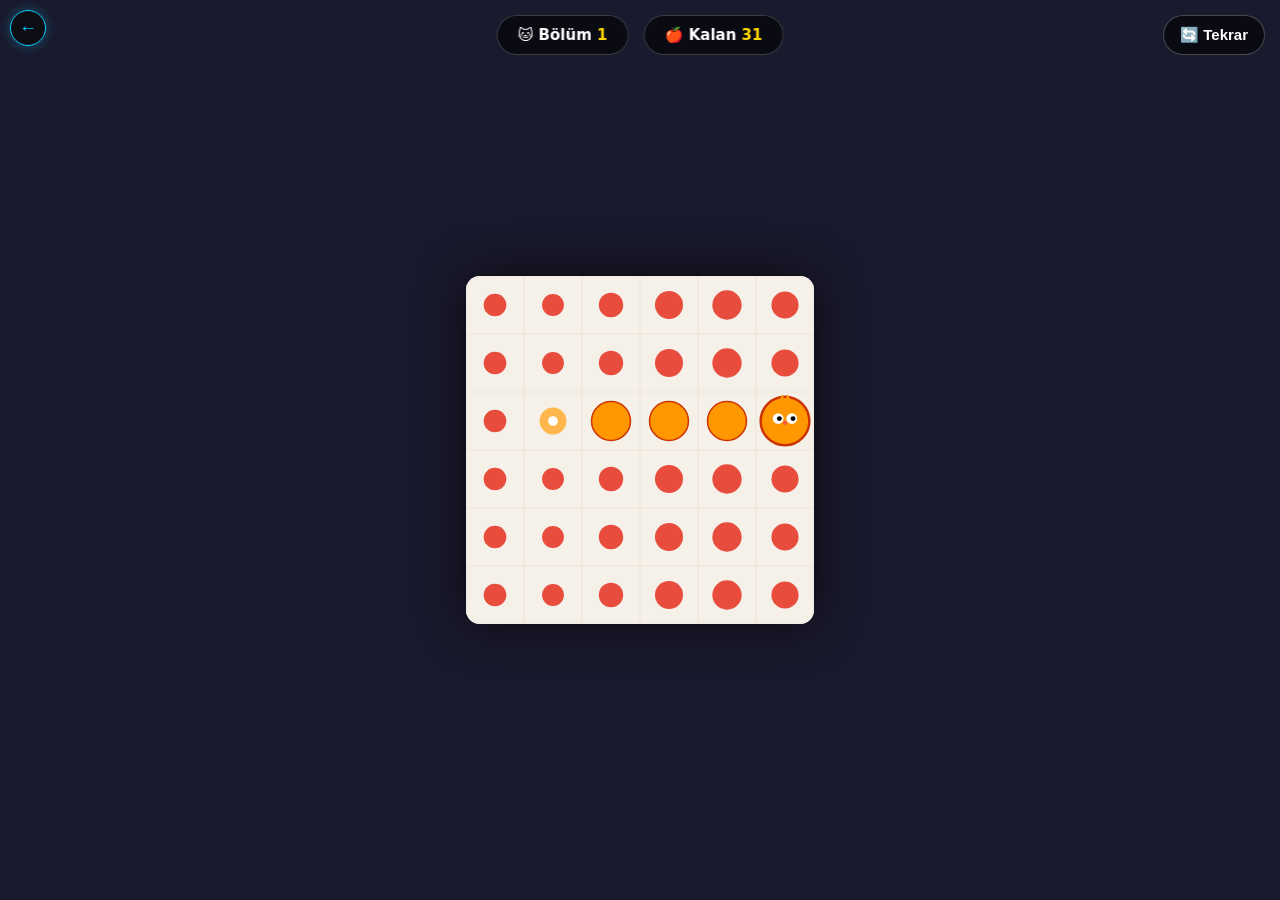
<file: oyunlar/longcat/index.html>
<!DOCTYPE html>
<html lang="tr">
<head>
    <meta charset="UTF-8">
    <meta name="viewport" content="width=device-width, initial-scale=1.0, maximum-scale=1.0, user-scalable=no">
    <title>🐱 Longcat</title>
    <style>
        * { margin:0; padding:0; box-sizing:border-box; }
        body {
            background: #1a1a2e;
            display:flex; justify-content:center; align-items:center;
            height:100vh; overflow:hidden;
            touch-action:manipulation;
            font-family:'Segoe UI', system-ui, sans-serif;
            -webkit-tap-highlight-color:transparent;
            user-select:none; -webkit-user-select:none;
        }
        canvas {
            border-radius:14px;
            box-shadow: 0 0 50px rgba(0,0,0,0.7);
            background:#f5f0e8;
            cursor:pointer;
        }
        .hud {
            position:fixed; top:15px; left:50%; transform:translateX(-50%);
            display:flex; gap:15px; z-index:10; pointer-events:none;
        }
        .hud-item {
            background:rgba(0,0,0,0.6); backdrop-filter:blur(10px);
            border:1px solid rgba(255,255,255,0.2);
            padding:10px 20px; border-radius:25px;
            color:#fff; font-weight:700; font-size:15px;
        }
        .hud-item span { color:#FFD700; }
        .btn-group {
            position:fixed; top:15px; right:15px; display:flex; gap:8px; z-index:10;
        }
        .btn {
            background:rgba(0,0,0,0.6); border:1px solid rgba(255,255,255,0.25);
            color:#fff; padding:10px 16px; border-radius:25px;
            cursor:pointer; font-weight:700; font-size:15px;
            transition:all 0.2s;
        }
        .btn:active { transform:scale(0.92); background:rgba(255,255,255,0.2); }
        .back-btn {
            position:fixed; top:15px; left:15px; z-index:10;
            background:rgba(0,0,0,0.6); border:1px solid rgba(255,255,255,0.25);
            color:#fff; padding:10px 18px; border-radius:25px;
            cursor:pointer; font-weight:700; font-size:14px;
        }
        .back-btn:active { transform:scale(0.93); }
        .toast {
            position:fixed; top:50%; left:50%; transform:translate(-50%,-50%);
            font-size:38px; font-weight:900; pointer-events:none;
            z-index:15; opacity:0; text-shadow:0 0 30px rgba(0,0,0,0.5);
            transition:all 0.3s;
        }
        .toast.win { color:#2ed573; }
        .toast.lose { color:#ff4757; }
        .toast.show { opacity:1; animation:pop 0.5s ease-out; }
        @keyframes pop {
            0%{transform:translate(-50%,-50%) scale(0.3);opacity:0;}
            60%{transform:translate(-50%,-50%) scale(1.2);opacity:1;}
            100%{transform:translate(-50%,-50%) scale(1);opacity:1;}
        }
    </style>
</head>
    <script src="/script.js"></script>
<body>
    
<div class="hud">
    <div class="hud-item">🐱 Bölüm <span id="lvl">1</span></div>
    <div class="hud-item">🍎 Kalan <span id="rem">0</span></div>
</div>

<div class="btn-group">
    <button class="btn" onclick="resetGame()">🔄 Tekrar</button>
</div>

<canvas id="c"></canvas>

<div class="toast win" id="toastWin">🌟 TAMAMLANDI!</div>
<div class="toast lose" id="toastLose">💥 SIKIŞTIN!</div>

<script>
const canvas = document.getElementById('c');
const ctx = canvas.getContext('2d');

let bolumler = [];
let currentLevel = 0;
let COLS, ROWS, CELL;
let grid = [];
let snake = [];
let dir = {x:1, y:0};
let nextDir = {x:1, y:0};
let foods = [];
let active = true;
let timer = null;
const SPEED = 150;

// ========== LOCAL STORAGE ==========
function getCompleted() {
    try { return JSON.parse(localStorage.getItem('longcat_done')) || []; }
    catch { return []; }
}
function markCompleted(id) {
    const arr = getCompleted();
    if(!arr.includes(id)) { arr.push(id); localStorage.setItem('longcat_done', JSON.stringify(arr)); }
}

// ========== JSON YÜKLE ==========
async function loadBolumler() {
    try {
        const res = await fetch('bolumler.json');
        const data = await res.json();
        bolumler = data.bolumler;
        console.log('📂 ' + bolumler.length + ' bölüm yüklendi');
    } catch(e) {
        console.warn('JSON yok, rastgele mod');
        bolumler = [];
    }
    startGame();
}

// ========== OYUN ==========
function initCanvas() {
    CELL = Math.min(58, Math.floor(Math.min(window.innerWidth*0.88/COLS, window.innerHeight*0.65/ROWS)));
    canvas.width = COLS * CELL;
    canvas.height = ROWS * CELL;
}

function loadLevel(idx) {
    clearTimeout(timer);
    
    if (idx < bolumler.length) {
        const b = bolumler[idx];
        COLS = b.grid;
        ROWS = b.grid;
        initCanvas();
        
        grid = Array.from({length: ROWS}, () => Array(COLS).fill(0));
        
        if (b.engeller) {
            b.engeller.forEach(e => {
                if (e.c >= 0 && e.c < COLS && e.r >= 0 && e.r < ROWS) {
                    grid[e.r][e.c] = 1;
                }
            });
        }
        
        const sx = Math.max(0, Math.min(COLS-1, b.baslangic?.c ?? 1));
        const sy = Math.max(0, Math.min(ROWS-1, b.baslangic?.r ?? Math.floor(ROWS/2)));
        
        snake = [{x: sx, y: sy}];
        
        const yon = b.yon || 'sag';
        if (yon === 'sag') dir = {x:1, y:0};
        else if (yon === 'sol') dir = {x:-1, y:0};
        else if (yon === 'yukari') dir = {x:0, y:-1};
        else dir = {x:0, y:1};
        nextDir = {...dir};
        
        document.getElementById('lvl').textContent = b.id;
        
    } else {
        COLS = 10; ROWS = 10;
        initCanvas();
        grid = Array.from({length: ROWS}, () => Array(COLS).fill(0));
        
        const wallCount = Math.floor(COLS * ROWS * 0.25);
        let placed = 0;
        while (placed < wallCount) {
            const c = Math.floor(Math.random() * COLS);
            const r = Math.floor(Math.random() * ROWS);
            if ((c > 2 || r > 3) && grid[r][c] === 0) {
                grid[r][c] = 1;
                placed++;
            }
        }
        
        snake = [{x: 1, y: Math.floor(ROWS/2)}];
        dir = {x:1, y:0};
        nextDir = {x:1, y:0};
        document.getElementById('lvl').textContent = '∞';
    }
    
    foods = [];
    for (let r = 0; r < ROWS; r++) {
        for (let c = 0; c < COLS; c++) {
            if (grid[r][c] === 0 && !(c === snake[0].x && r === snake[0].y)) {
                foods.push({x: c, y: r, eaten: false});
            }
        }
    }
    
    document.getElementById('rem').textContent = foods.length;
    active = true;
    
    console.log('🐱 Bölüm', document.getElementById('lvl').textContent, '| Kedi:', snake[0].x, snake[0].y, '| Yiyecek:', foods.length);
}

function startGame() { 
    currentLevel = 0; 
    loadLevel(0); 
    timer = setTimeout(move, SPEED); 
}

function resetGame() { 
    loadLevel(currentLevel); 
    timer = setTimeout(move, SPEED); 
}

function showToast(won) {
    const el = document.getElementById(won ? 'toastWin' : 'toastLose');
    el.classList.add('show');
    setTimeout(() => el.classList.remove('show'), 1500);
}

function move() {
    if (!active) return;
    
    dir = {...nextDir};
    const head = snake[0];
    const nh = {x: head.x + dir.x, y: head.y + dir.y};
    
    // Duvara çarpma - dur
    if (nh.x < 0 || nh.x >= COLS || nh.y < 0 || nh.y >= ROWS || grid[nh.y][nh.x] === 1) {
        timer = setTimeout(move, SPEED);
        return;
    }
    
    snake.unshift(nh);
    
    let ate = false;
    for (let f of foods) {
        if (!f.eaten && f.x === nh.x && f.y === nh.y) {
            f.eaten = true;
            ate = true;
            break;
        }
    }
    
    if (!ate) snake.pop();
    
    document.getElementById('rem').textContent = foods.filter(f => !f.eaten).length;
    
    // Tamamlandı mı?
    if (foods.every(f => f.eaten)) {
        active = false;
        if (currentLevel < bolumler.length) markCompleted(bolumler[currentLevel].id);
        showToast(true);
        setTimeout(() => {
            currentLevel++;
            loadLevel(currentLevel);
            timer = setTimeout(move, SPEED);
        }, 1200);
        return;
    }
    
    // SIKIŞMA KONTROLÜ - sadece burada ölüm var
    const hc = snake[0];
    const dirs = [{x:1,y:0}, {x:-1,y:0}, {x:0,y:1}, {x:0,y:-1}];
    let stuck = true;
    
    for (const d of dirs) {
        const nx = hc.x + d.x;
        const ny = hc.y + d.y;
        if (d.x === -dir.x && d.y === -dir.y && snake.length > 1) continue;
        if (nx >= 0 && nx < COLS && ny >= 0 && ny < ROWS && grid[ny][nx] !== 1) {
            stuck = false;
            break;
        }
    }
    
    if (stuck) {
        active = false;
        showToast(false);
        console.log('💥 Sıkıştı!');
        setTimeout(() => {
            loadLevel(currentLevel);
            timer = setTimeout(move, SPEED);
        }, 1200);
        return;
    }
    
    timer = setTimeout(move, SPEED);
}

// ========== ÇİZİM ==========
function draw() {
    ctx.fillStyle = '#f5f0e8';
    ctx.fillRect(0, 0, canvas.width, canvas.height);
    
    ctx.strokeStyle = '#e0d8c8';
    ctx.lineWidth = 0.5;
    for (let i = 0; i <= COLS; i++) {
        ctx.beginPath(); ctx.moveTo(i*CELL, 0); ctx.lineTo(i*CELL, canvas.height); ctx.stroke();
    }
    for (let i = 0; i <= ROWS; i++) {
        ctx.beginPath(); ctx.moveTo(0, i*CELL); ctx.lineTo(canvas.width, i*CELL); ctx.stroke();
    }
    
    for (let r = 0; r < ROWS; r++) {
        for (let c = 0; c < COLS; c++) {
            if (grid[r][c] === 1) {
                ctx.fillStyle = '#8B7355';
                ctx.fillRect(c*CELL+2, r*CELL+2, CELL-4, CELL-4);
                ctx.fillStyle = '#6B5340';
                ctx.fillRect(c*CELL+4, r*CELL+4, CELL-8, CELL-8);
            }
        }
    }
    
    const t = Date.now() / 300;
    foods.forEach(f => {
        if (!f.eaten) {
            const fx = f.x * CELL + CELL/2;
            const fy = f.y * CELL + CELL/2;
            const pulse = 1 + Math.sin(t + f.x) * 0.15;
            const r = CELL * 0.22 * pulse;
            ctx.fillStyle = '#e74c3c';
            ctx.beginPath(); ctx.arc(fx, fy, r, 0, Math.PI*2); ctx.fill();
        }
    });
    
    for (let i = snake.length - 1; i >= 0; i--) {
        const s = snake[i];
        const cx = s.x * CELL + CELL/2;
        const cy = s.y * CELL + CELL/2;
        const r = CELL * 0.42;
        
        if (i === 0) {
            ctx.fillStyle = '#FF9800';
            ctx.beginPath(); ctx.arc(cx, cy, r, 0, Math.PI*2); ctx.fill();
            ctx.strokeStyle = '#CC3300'; ctx.lineWidth = 2.5; ctx.stroke();
            ctx.fillStyle = '#FF9800';
            ctx.beginPath(); ctx.moveTo(cx-r*.5, cy-r*.4); ctx.lineTo(cx-r*.1, cy-r*1.1); ctx.lineTo(cx+r*.15, cy-r*.4); ctx.fill();
            ctx.beginPath(); ctx.moveTo(cx+r*.5, cy-r*.4); ctx.lineTo(cx+r*.1, cy-r*1.1); ctx.lineTo(cx-r*.15, cy-r*.4); ctx.fill();
            ctx.fillStyle = '#fff';
            ctx.beginPath(); ctx.arc(cx-r*.28, cy-r*.1, r*.22, 0, Math.PI*2); ctx.fill();
            ctx.beginPath(); ctx.arc(cx+r*.28, cy-r*.1, r*.22, 0, Math.PI*2); ctx.fill();
            ctx.fillStyle = '#000';
            ctx.beginPath(); ctx.arc(cx-r*.28+dir.x*r*.05, cy-r*.1+dir.y*r*.05, r*.1, 0, Math.PI*2); ctx.fill();
            ctx.beginPath(); ctx.arc(cx+r*.28+dir.x*r*.05, cy-r*.1+dir.y*r*.05, r*.1, 0, Math.PI*2); ctx.fill();
            ctx.fillStyle = '#FF5252';
            ctx.beginPath(); ctx.arc(cx, cy+r*.08, r*.08, 0, Math.PI*2); ctx.fill();
        } else if (i === snake.length - 1) {
            ctx.fillStyle = '#FFB74D';
            ctx.beginPath(); ctx.arc(cx, cy, r*.55, 0, Math.PI*2); ctx.fill();
            ctx.fillStyle = '#fff';
            ctx.beginPath(); ctx.arc(cx, cy, r*.2, 0, Math.PI*2); ctx.fill();
        } else {
            ctx.fillStyle = '#FF9800';
            ctx.beginPath(); ctx.arc(cx, cy, r*.8, 0, Math.PI*2); ctx.fill();
            ctx.strokeStyle = '#CC3300'; ctx.lineWidth = 1.5; ctx.stroke();
        }
    }
}

function gameLoop() { draw(); requestAnimationFrame(gameLoop); }

// ========== KONTROLLER ==========
function chDir(dx, dy) {
    if (dx === -dir.x && dy === -dir.y && snake.length > 1) return;
    nextDir = {x: dx, y: dy};
}

let tx=0, ty=0, dragging=false;
canvas.addEventListener('pointerdown', e => { tx=e.clientX; ty=e.clientY; dragging=true; e.preventDefault(); });
canvas.addEventListener('pointermove', e => {
    if (!dragging || !active) return;
    const dx = e.clientX-tx, dy = e.clientY-ty;
    if (Math.abs(dx)>10 || Math.abs(dy)>10) {
        if (Math.abs(dx) > Math.abs(dy)) chDir(dx>0?1:-1, 0);
        else chDir(0, dy>0?1:-1);
        tx=e.clientX; ty=e.clientY;
    }
    e.preventDefault();
});
canvas.addEventListener('pointerup', () => { dragging=false; });
canvas.addEventListener('pointerleave', () => { dragging=false; });

document.addEventListener('keydown', e => {
    if (!active) return;
    const k = e.key.toLowerCase();
    if (k==='w'||k==='arrowup') { e.preventDefault(); chDir(0,-1); }
    if (k==='s'||k==='arrowdown') { e.preventDefault(); chDir(0,1); }
    if (k==='a'||k==='arrowleft') { e.preventDefault(); chDir(-1,0); }
    if (k==='d'||k==='arrowright') { e.preventDefault(); chDir(1,0); }
});

window.addEventListener('resize', () => { if(COLS&&ROWS) initCanvas(); });

// ========== BAŞLAT ==========
loadBolumler();
gameLoop();
</script>
</body>
</html>
</file>
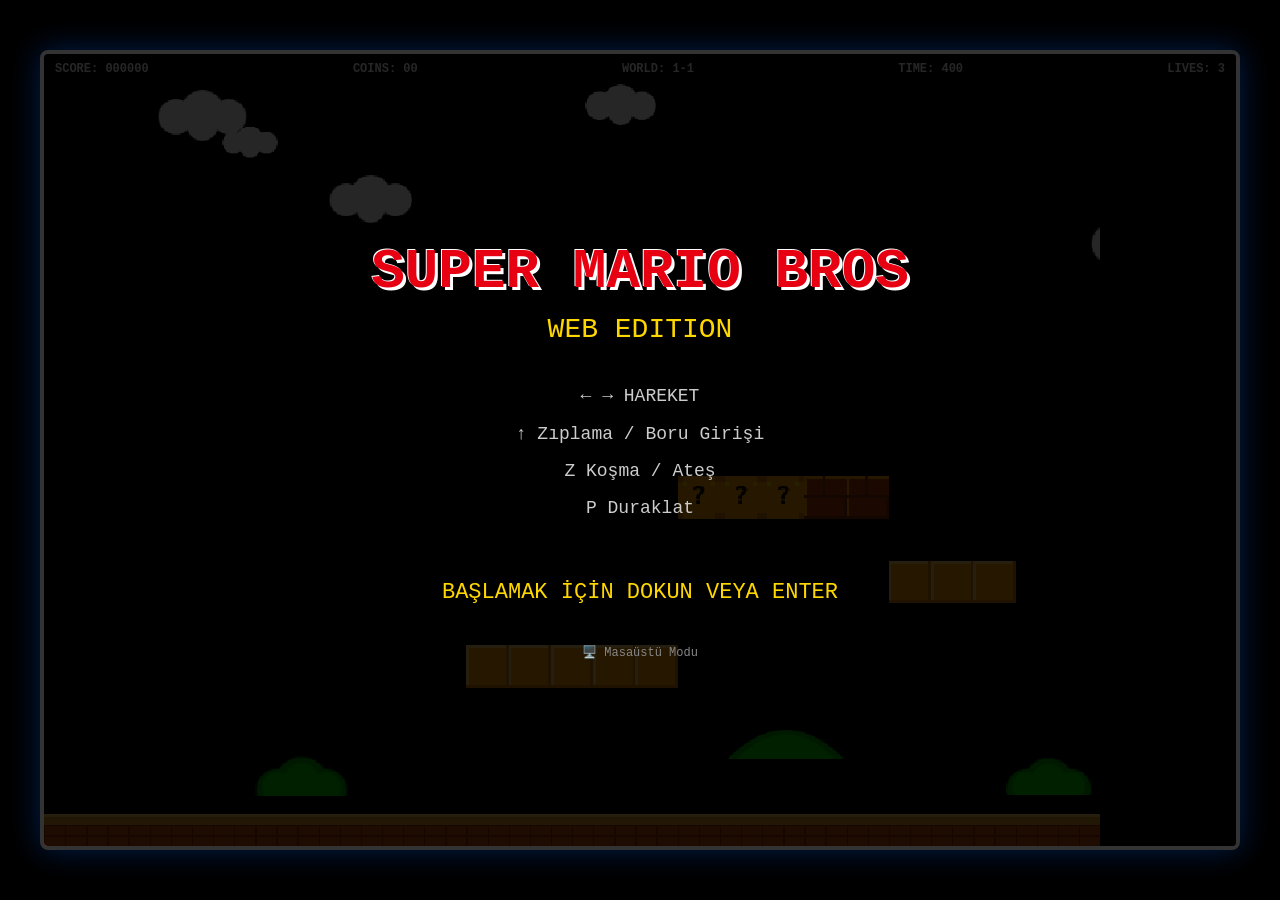
<file: oyunlar/mario/index.html>
<!DOCTYPE html>
<html lang="tr">
<head>
    <meta charset="UTF-8">
    <meta name="viewport" content="width=device-width, initial-scale=1.0, maximum-scale=1.0, user-scalable=no">
    <meta name="apple-mobile-web-app-capable" content="yes">
    <meta name="mobile-web-app-capable" content="yes">
    <meta name="theme-color" content="#000000">
    <title>Super Mario Bros - Web Edition</title>
    <link rel="stylesheet" href="css/style.css">
</head>
<body onselectstart="return false;">
    <div id="game-container" onselectstart="return false;">
        <canvas id="gameCanvas" onselectstart="return false;"></canvas>

        <div id="ui-overlay" onselectstart="return false;">
            <div id="score-display">SCORE: <span id="score">000000</span></div>
            <div id="coins-display">COINS: <span id="coins">00</span></div>
            <div id="world-display">WORLD: <span id="world">1-1</span></div>
            <div id="time-display">TIME: <span id="time">400</span></div>
            <div id="lives-display">LIVES: <span id="lives">3</span></div>
        </div>

        <!-- Mobil Kontroller -->
        <div id="mobile-controls" class="hidden" onselectstart="return false;">
            <div id="dpad">
                <div id="btn-up" class="dpad-btn" onselectstart="return false;">▲</div>
                <div id="btn-left" class="dpad-btn" onselectstart="return false;">◀</div>
                <div id="btn-right" class="dpad-btn" onselectstart="return false;">▶</div>
                <div id="btn-down" class="dpad-btn" onselectstart="return false;">▼</div>
            </div>
            <div id="action-buttons">
                <div id="btn-run" class="action-btn" onselectstart="return false;">B</div>
                <div id="btn-jump" class="action-btn" onselectstart="return false;">A</div>
            </div>
            <div id="mobile-pause-btn" class="mobile-pause" onselectstart="return false;">⏸</div>
        </div>

        <div id="start-screen" class="screen" onselectstart="return false;">
            <div class="title" onselectstart="return false;">SUPER MARIO BROS</div>
            <div class="subtitle" onselectstart="return false;">WEB EDITION</div>
            <div class="instructions desktop-only" onselectstart="return false;">
                <p>← → HAREKET</p>
                <p>↑ Zıplama / Boru Girişi</p>
                <p>Z Koşma / Ateş</p>
                <p>P Duraklat</p>
            </div>
            <div class="instructions mobile-only" onselectstart="return false;">
                <p>Ekran Kontrolleri ile Oyna</p>
                <p>◀ ▶ Hareket</p>
                <p>A Zıplama</p>
                <p>B Koşma</p>
            </div>
            <div class="press-start" onselectstart="return false;">BAŞLAMAK İÇİN DOKUN VEYA ENTER</div>
            <div class="device-info" id="device-info" onselectstart="return false;"></div>
        </div>

        <div id="pause-screen" class="screen hidden" onselectstart="return false;">
            <div class="title" onselectstart="return false;">DURAKLATILDI</div>
            <div class="press-start" onselectstart="return false;">DEVAM ETMEK İÇİN DOKUN VEYA P</div>
        </div>

        <div id="game-over-screen" class="screen hidden" onselectstart="return false;">
            <div class="title" onselectstart="return false;">OYUN BİTTİ</div>
            <div class="press-start" onselectstart="return false;">TEKRAR BAŞLAMAK İÇİN DOKUN</div>
        </div>

        <div id="level-complete-screen" class="screen hidden" onselectstart="return false;">
            <div class="title" onselectstart="return false;">SEVİYE TAMAMLANDI!</div>
            <div class="press-start" onselectstart="return false;">DEVAM ETMEK İÇİN DOKUN</div>
        </div>
    </div>

    <script src="src/constants.js"></script>
    <script src="src/utils.js"></script>
    <script src="src/sprite_manager.js"></script>
    <script src="src/physics.js"></script>
    <script src="src/entities/mario.js"></script>
    <script src="src/entities/enemy.js"></script>
    <script src="src/entities/item.js"></script>
    <script src="src/entities/particle.js"></script>
    <script src="src/level.js"></script>
    <script src="src/camera.js"></script>
    <script src="src/input.js"></script>
    <script src="src/audio.js"></script>
    <script src="src/game.js"></script>
    <script src="src/main.js"></script>
</body>
</html>
</file>
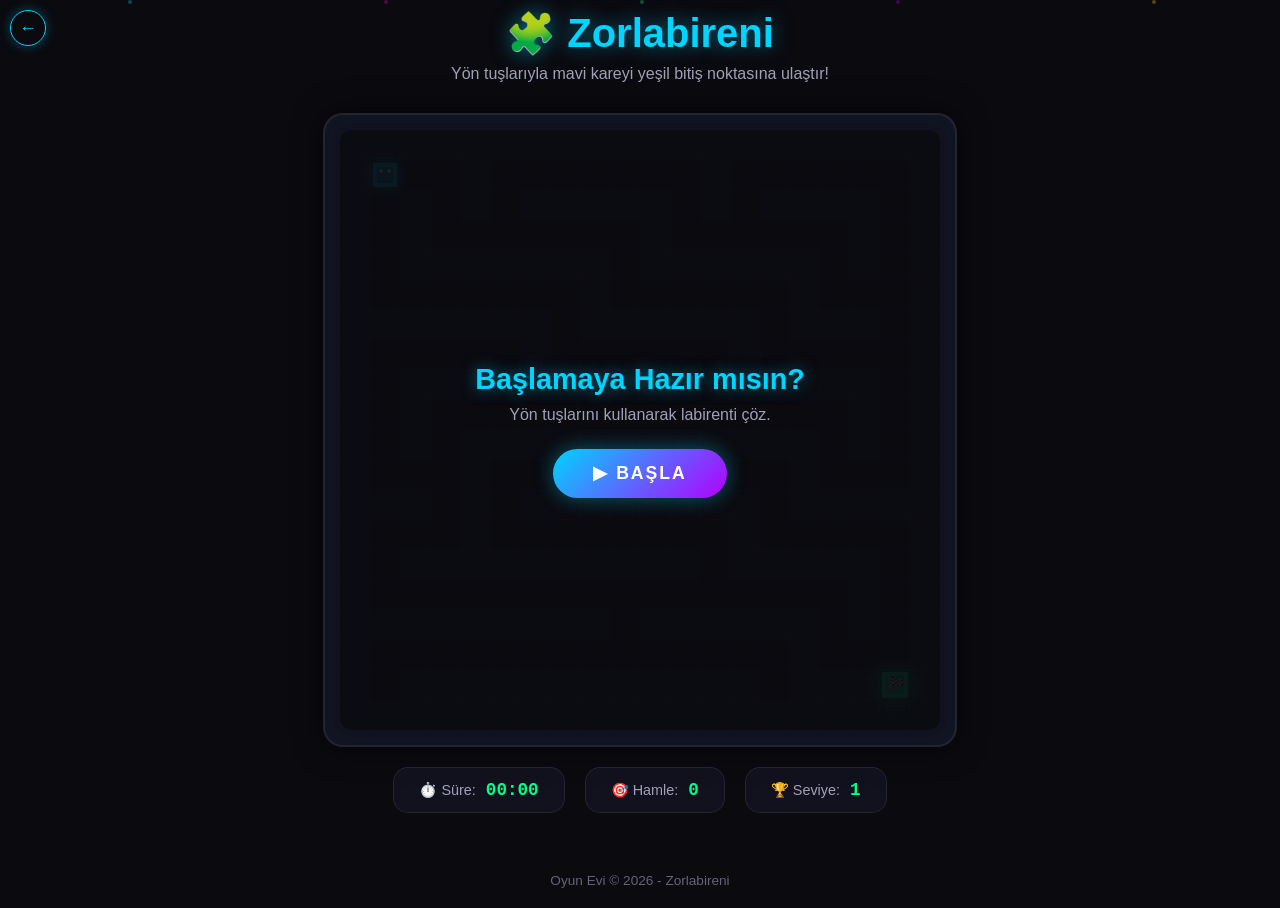
<file: oyunlar/zorlabireni/index.html>
<!DOCTYPE html>
<html lang="tr">
<head>
    <meta charset="UTF-8">
    <meta name="viewport" content="width=device-width, initial-scale=1.0">
    <title>Zorlabireni - Oyun Evi</title>
    <link rel="stylesheet" href="style.css">
</head>
    <script src="/script.js"></script>
    <body>

    <!-- Arka plan efektleri -->
    <div class="bg-particles">
        <div class="particle"></div>
        <div class="particle"></div>
        <div class="particle"></div>
        <div class="particle"></div>
        <div class="particle"></div>
    </div>

    <!-- Oyun başlığı -->
    <header class="game-header">
        <h1 class="game-title">🧩 Zorlabireni</h1>
        <p class="game-desc">Yön tuşlarıyla mavi kareyi yeşil bitiş noktasına ulaştır!</p>
    </header>

    <!-- Oyun alanı -->
    <main class="game-area">
        <div class="game-frame">
            <canvas id="oyunCanvas" width="600" height="600"></canvas>

            <!-- Oyun durumu overlay -->
            <div id="gameOverlay" class="game-overlay">
                <div class="overlay-content">
                    <h2 id="overlayTitle">Başlamaya Hazır mısın?</h2>
                    <p id="overlayDesc">Yön tuşlarını kullanarak labirenti çöz.</p>
                    <button id="startBtn" class="neon-button">▶ BAŞLA</button>
                </div>
            </div>
        </div>

        <!-- Oyun bilgileri -->
        <div class="game-info">
            <div class="info-box">
                <span class="info-label">⏱️ Süre:</span>
                <span id="timer" class="info-value">00:00</span>
            </div>
            <div class="info-box">
                <span class="info-label">🎯 Hamle:</span>
                <span id="moves" class="info-value">0</span>
            </div>
            <div class="info-box">
                <span class="info-label">🏆 Seviye:</span>
                <span id="level" class="info-value">1</span>
            </div>
        </div>

        <!-- Kontrol butonları (mobil için) -->
        <div class="mobile-controls">
            <div class="d-pad">
                <button class="dpad-btn dpad-up" data-dir="up">▲</button>
                <div class="dpad-middle">
                    <button class="dpad-btn dpad-left" data-dir="left">◀</button>
                    <button class="dpad-btn dpad-center">●</button>
                    <button class="dpad-btn dpad-right" data-dir="right">▶</button>
                </div>
                <button class="dpad-btn dpad-down" data-dir="down">▼</button>
            </div>
        </div>
    </main>

    <!-- Footer -->
    <footer class="game-footer">
        <p>Oyun Evi &copy; 2026 - Zorlabireni</p>
    </footer>

    <script src="script.js"></script>
</body>
</html>
</file>
<file: oyunlar/blockblast/css/main.css>
:root {
  --bg-primary: #0f0f23;
  --bg-secondary: #1a1a3e;
  --bg-gradient-start: #0f0f23;
  --bg-gradient-end: #16213e;
  --grid-bg: rgba(26, 26, 62, 0.8);
  --grid-line: rgba(255, 255, 255, 0.08);
  --grid-line-hover: rgba(255, 255, 255, 0.15);
  --block-red: #ff4757;
  --block-orange: #ff6348;
  --block-amber: #ffa502;
  --block-green: #2ed573;
  --block-blue: #1e90ff;
  --block-purple: #5352ed;
  --block-pink: #e84393;
  --block-cyan: #00d2d3;
  --block-gold: #f1c40f;
  --block-emerald: #00b894;
  --block-glow-red: 0 0 15px rgba(255, 71, 87, 0.6);
  --block-glow-blue: 0 0 15px rgba(30, 144, 255, 0.6);
  --block-glow-green: 0 0 15px rgba(46, 213, 115, 0.6);
  --block-glow-gold: 0 0 20px rgba(241, 196, 15, 0.8);
  --text-primary: #ffffff;
  --text-secondary: #a0a0a0;
  --accent: #00d2d3;
  --success: #2ed573;
  --warning: #ffa502;
  --danger: #ff4757;
  --shadow-sm: 0 2px 4px rgba(0,0,0,0.3);
  --shadow-md: 0 4px 12px rgba(0,0,0,0.4);
  --shadow-lg: 0 8px 24px rgba(0,0,0,0.5);
  --glow-accent: 0 0 20px rgba(0, 210, 211, 0.4);
  --cell-size: 48px;
  --mini-size: 18px;
}

* {
  margin: 0;
  padding: 0;
  box-sizing: border-box;
  -webkit-tap-highlight-color: transparent;
}

body {
  font-family: 'Segoe UI', Tahoma, Geneva, Verdana, sans-serif;
  background: linear-gradient(135deg, var(--bg-gradient-start), var(--bg-gradient-end));
  color: var(--text-primary);
  min-height: 100vh;
  overflow: hidden;
  touch-action: none;
}

#game-container {
  max-width: 1200px;
  margin: 0 auto;
  padding: 10px;
  height: 100vh;
  display: flex;
  flex-direction: column;
}

.game-header {
  display: flex;
  justify-content: space-between;
  align-items: center;
  padding: 10px 20px;
  background: rgba(0,0,0,0.3);
  border-radius: 12px;
  margin-bottom: 10px;
  border: 1px solid rgba(255,255,255,0.1);
  flex-shrink: 0;
}

.game-header h1 {
  font-size: clamp(1rem, 3vw, 1.5rem);
  color: var(--accent);
  text-shadow: var(--glow-accent);
  letter-spacing: 2px;
}

.header-buttons {
  display: flex;
  gap: 10px;
}

.icon-btn {
  background: rgba(255,255,255,0.1);
  border: 1px solid rgba(255,255,255,0.2);
  border-radius: 8px;
  padding: 8px 12px;
  font-size: 1.2rem;
  cursor: pointer;
  transition: all 0.2s;
  color: var(--text-primary);
}

.icon-btn:hover, .icon-btn:active {
  background: rgba(255,255,255,0.2);
  transform: scale(1.1);
}

.game-layout {
  display: flex;
  flex: 1;
  gap: 15px;
  align-items: center;
  justify-content: center;
  min-height: 0;
  overflow: hidden;
}

.left-panel, .right-panel {
  width: 160px;
  display: flex;
  flex-direction: column;
  gap: 12px;
  flex-shrink: 0;
}

.score-card, .stat-card {
  background: rgba(0,0,0,0.4);
  border: 1px solid rgba(255,255,255,0.1);
  border-radius: 12px;
  padding: 12px;
  text-align: center;
}

.score-label, .stat-label, .next-label {
  font-size: 0.75rem;
  color: var(--text-secondary);
  margin-bottom: 4px;
  letter-spacing: 1px;
  text-transform: uppercase;
}

.score-value, .stat-value {
  font-size: clamp(0.9rem, 2vw, 1.5rem);
  font-weight: bold;
  color: var(--accent);
  text-shadow: var(--glow-accent);
}

.combo-value {
  color: var(--warning);
  text-shadow: 0 0 10px rgba(255, 165, 2, 0.5);
}

.level-value {
  color: var(--success);
}

.next-blocks {
  display: flex;
  flex-direction: column;
  gap: 15px;
  align-items: center;
}

.grid-area {
  position: relative;
  display: flex;
  justify-content: center;
  align-items: center;
  flex-shrink: 0;
}

.particles-container {
  position: absolute;
  top: 0;
  left: 0;
  width: 100%;
  height: 100%;
  pointer-events: none;
  z-index: 100;
}

.bottom-bar {
  display: flex;
  justify-content: space-between;
  align-items: center;
  padding: 10px 20px;
  background: rgba(0,0,0,0.3);
  border-radius: 12px;
  margin-top: 10px;
  border: 1px solid rgba(255,255,255,0.1);
  flex-shrink: 0;
  flex-wrap: wrap;
  gap: 8px;
}

.mission {
  font-size: 0.85rem;
  color: var(--text-secondary);
}

.controls {
  display: flex;
  gap: 10px;
  flex-wrap: wrap;
  justify-content: center;
}

.game-btn {
  background: rgba(255,255,255,0.1);
  border: 1px solid rgba(255,255,255,0.2);
  border-radius: 8px;
  padding: 8px 16px;
  color: var(--text-primary);
  cursor: pointer;
  transition: all 0.2s;
  font-size: 0.85rem;
  white-space: nowrap;
}

.game-btn:hover, .game-btn:active {
  background: rgba(255,255,255,0.2);
  transform: translateY(-2px);
}

.game-btn.primary {
  background: var(--accent);
  color: var(--bg-primary);
  font-weight: bold;
}

.game-btn.primary:hover, .game-btn.primary:active {
  background: #00e5e6;
  box-shadow: var(--glow-accent);
}

.modal-overlay {
  position: fixed;
  top: 0;
  left: 0;
  width: 100%;
  height: 100%;
  background: rgba(0,0,0,0.85);
  display: flex;
  justify-content: center;
  align-items: center;
  z-index: 2000;
  backdrop-filter: blur(5px);
}

.modal-overlay.hidden {
  display: none !important;
}

.modal-box {
  background: linear-gradient(135deg, var(--bg-secondary), var(--bg-primary));
  border: 2px solid var(--accent);
  border-radius: 20px;
  padding: 40px;
  text-align: center;
  box-shadow: var(--glow-accent);
  max-width: 90vw;
  width: 320px;
}

.modal-box h2 {
  font-size: 2rem;
  margin-bottom: 20px;
  color: var(--danger);
  text-shadow: 0 0 20px rgba(255, 71, 87, 0.5);
}

.modal-stat {
  margin: 20px 0;
}

.modal-stat-label {
  font-size: 1rem;
  color: var(--text-secondary);
}

.modal-stat-value {
  font-size: 2.5rem;
  font-weight: bold;
  color: var(--accent);
  text-shadow: var(--glow-accent);
}

.modal-buttons {
  display: flex;
  flex-direction: column;
  gap: 10px;
  margin-top: 30px;
}

.modal-buttons .game-btn {
  padding: 12px 24px;
  font-size: 1rem;
}

.combo-text {
  position: absolute;
  top: 50%;
  left: 50%;
  transform: translate(-50%, -50%);
  font-size: clamp(1.2rem, 4vw, 2rem);
  font-weight: bold;
  color: var(--warning);
  text-shadow: 0 0 20px rgba(255, 165, 2, 0.8);
  pointer-events: none;
  z-index: 50;
  white-space: nowrap;
  opacity: 0;
}

.side-panel {
  position: fixed;
  top: 0;
  right: -320px;
  width: 300px;
  height: 100%;
  background: linear-gradient(180deg, var(--bg-secondary), var(--bg-primary));
  border-left: 2px solid var(--accent);
  z-index: 1500;
  transition: right 0.3s ease;
  padding: 20px;
  overflow-y: auto;
}

.side-panel.open {
  right: 0;
}

.side-panel h3 {
  color: var(--accent);
  margin-bottom: 16px;
  font-size: 1.2rem;
}

.panel-close {
  position: absolute;
  top: 10px;
  right: 10px;
  background: none;
  border: none;
  color: var(--text-primary);
  font-size: 1.5rem;
  cursor: pointer;
}

.leaderboard-entry {
  display: flex;
  justify-content: space-between;
  padding: 8px;
  background: rgba(255,255,255,0.05);
  border-radius: 6px;
  margin-bottom: 6px;
}

.leaderboard-rank {
  color: var(--accent);
  font-weight: bold;
  margin-right: 8px;
}

.setting-row {
  display: flex;
  justify-content: space-between;
  align-items: center;
  padding: 10px 0;
  border-bottom: 1px solid rgba(255,255,255,0.1);
}

.toggle-switch {
  width: 44px;
  height: 24px;
  background: rgba(255,255,255,0.2);
  border-radius: 12px;
  position: relative;
  cursor: pointer;
  transition: background 0.2s;
}

.toggle-switch.active {
  background: var(--accent);
}

.toggle-switch::after {
  content: '';
  position: absolute;
  width: 20px;
  height: 20px;
  background: white;
  border-radius: 50%;
  top: 2px;
  left: 2px;
  transition: transform 0.2s;
}

.toggle-switch.active::after {
  transform: translateX(20px);
}
</file>
<file: oyunlar/blockblast/css/grid.css>
.grid-container {
  background: var(--grid-bg);
  padding: 8px;
  border-radius: 12px;
  border: 2px solid rgba(255,255,255,0.1);
  box-shadow: var(--shadow-lg);
}

.grid {
  display: grid;
  grid-template-columns: repeat(8, var(--cell-size));
  grid-template-rows: repeat(8, var(--cell-size));
  gap: 2px;
}

.cell {
  width: var(--cell-size);
  height: var(--cell-size);
  background: rgba(255,255,255,0.05);
  border-radius: 6px;
  border: 1px solid var(--grid-line);
  transition: all 0.15s ease;
  position: relative;
}

.cell:hover {
  border-color: var(--grid-line-hover);
  background: rgba(255,255,255,0.08);
}

.cell.highlight-valid {
  background: rgba(46, 213, 115, 0.3);
  border-color: var(--success);
  box-shadow: 0 0 10px rgba(46, 213, 115, 0.4);
}

.cell.highlight-invalid {
  background: rgba(255, 71, 87, 0.3);
  border-color: var(--danger);
  animation: shake 0.3s ease;
}

.cell.matched {
  animation: matchedPulse 0.3s ease infinite alternate;
}

@keyframes shake {
  0%, 100% { transform: translateX(0); }
  25% { transform: translateX(-3px); }
  75% { transform: translateX(3px); }
}

@keyframes matchedPulse {
  0% { transform: scale(1); opacity: 1; }
  100% { transform: scale(1.1); opacity: 0.8; }
}
</file>
<file: oyunlar/blockblast/css/blocks.css>
.block-placed {
  width: 100%;
  height: 100%;
  border-radius: 8px;
  position: relative;
  overflow: hidden;
  box-shadow: 
    inset 0 2px 4px rgba(255,255,255,0.3),
    inset 0 -2px 4px rgba(0,0,0,0.3),
    0 4px 8px rgba(0,0,0,0.4);
}

.block-placed::before {
  content: '';
  position: absolute;
  top: 0;
  left: 0;
  right: 0;
  height: 40%;
  background: linear-gradient(to bottom, rgba(255,255,255,0.3), transparent);
  border-radius: 8px 8px 0 0;
  pointer-events: none;
}

.block-preview {
  display: grid;
  gap: 2px;
  padding: 8px;
  background: rgba(0,0,0,0.3);
  border-radius: 10px;
  border: 1px solid rgba(255,255,255,0.1);
  cursor: grab;
  transition: all 0.2s ease;
  touch-action: none;
}

.block-preview:hover, .block-preview:active {
  transform: scale(1.05);
  border-color: var(--accent);
  box-shadow: var(--glow-accent);
}

.block-preview.dragging {
  opacity: 0.9;
  position: fixed;
  z-index: 1000;
  pointer-events: none;
  transform: scale(1.1);
}

.mini-block {
  width: var(--mini-size);
  height: var(--mini-size);
  border-radius: 4px;
}

.block-red { background: var(--block-red); box-shadow: var(--block-glow-red); }
.block-orange { background: var(--block-orange); }
.block-amber { background: var(--block-amber); }
.block-green { background: var(--block-green); box-shadow: var(--block-glow-green); }
.block-blue { background: var(--block-blue); box-shadow: var(--block-glow-blue); }
.block-purple { background: var(--block-purple); }
.block-pink { background: var(--block-pink); }
.block-cyan { background: var(--block-cyan); }
.block-gold { background: var(--block-gold); box-shadow: var(--block-glow-gold); }
.block-emerald { background: var(--block-emerald); }

.block-placed {
  animation: placeBlock 0.3s cubic-bezier(0.34, 1.56, 0.64, 1);
}

.block-clearing {
  animation: explodeBlock 0.4s ease forwards;
}

@keyframes placeBlock {
  0% { transform: scale(1.1); opacity: 0.8; }
  50% { transform: scale(0.95); }
  100% { transform: scale(1); opacity: 1; }
}

@keyframes explodeBlock {
  0% { transform: scale(1); opacity: 1; }
  50% { transform: scale(1.2); opacity: 0.8; }
  100% { transform: scale(0); opacity: 0; }
}
</file>
<file: oyunlar/blockblast/css/animations.css>
@keyframes particleFly {
  0% { transform: translate(0, 0) scale(1); opacity: 1; }
  100% { transform: translate(var(--tx), var(--ty)) scale(0); opacity: 0; }
}

@keyframes gravityAnim {
  0% { transform: translateY(0); }
  100% { transform: translateY(var(--drop)); }
}

@keyframes comboPop {
  0% { transform: translate(-50%, -50%) scale(0) rotate(-10deg); opacity: 0; }
  50% { transform: translate(-50%, -50%) scale(1.3) rotate(5deg); opacity: 1; }
  100% { transform: translate(-50%, -50%) scale(1) rotate(0); opacity: 1; }
}

@keyframes scoreFloat {
  0% { transform: translateY(0); opacity: 1; }
  100% { transform: translateY(-80px); opacity: 0; }
}

@keyframes screenShake {
  0%, 100% { transform: translate(0, 0); }
  10% { transform: translate(-5px, -5px); }
  20% { transform: translate(5px, 5px); }
  30% { transform: translate(-5px, 5px); }
  40% { transform: translate(5px, -5px); }
  50% { transform: translate(-3px, 3px); }
  60% { transform: translate(3px, -3px); }
}

@keyframes flashWhite {
  0% { background: rgba(255,255,255,0); }
  50% { background: rgba(255,255,255,0.3); }
  100% { background: rgba(255,255,255,0); }
}

.particle {
  position: absolute;
  width: 8px;
  height: 8px;
  border-radius: 50%;
  pointer-events: none;
  animation: particleFly 0.6s ease-out forwards;
}

.score-popup {
  position: absolute;
  font-size: 1.2rem;
  font-weight: bold;
  color: var(--accent);
  pointer-events: none;
  animation: scoreFloat 1s ease-out forwards;
  z-index: 60;
}

.combo-text.show {
  animation: comboPop 0.5s ease forwards;
}

.screen-shake {
  animation: screenShake 0.4s ease;
}

.flash-effect {
  animation: flashWhite 0.3s ease;
}
</file>
<file: oyunlar/blockblast/css/responsive.css>
@media (max-width: 1200px) {
  :root { --cell-size: 45px; --mini-size: 16px; }
  .left-panel, .right-panel { width: 140px; }
}

@media (max-width: 900px) {
  :root { --cell-size: 42px; --mini-size: 16px; }
  .left-panel, .right-panel { width: 120px; }
  .game-header h1 { font-size: 1.2rem; }
  .score-value, .stat-value { font-size: 1.2rem; }
}

@media (max-width: 768px) {
  :root { --cell-size: 40px; --mini-size: 14px; }
  .left-panel, .right-panel { width: 100px; }
  .bottom-bar { flex-direction: column; gap: 8px; }
}

@media (max-width: 600px) {
  :root { --cell-size: 36px; --mini-size: 14px; }
  .game-layout { flex-direction: column; align-items: center; gap: 6px; padding: 4px; }
  .left-panel { flex-direction: row; justify-content: center; gap: 6px; width: 100%; min-width: unset; }
  .right-panel { width: 100%; min-width: unset; }
  .next-blocks { flex-direction: row; justify-content: center; flex-wrap: wrap; gap: 8px; }
  .score-card, .stat-card { padding: 6px 10px; min-width: 70px; }
  .game-header { padding: 6px 12px; }
  .game-header h1 { font-size: 1rem; }
  .bottom-bar { padding: 6px; }
  .game-btn { padding: 6px 10px; font-size: 0.75rem; }
  .modal-box { padding: 20px; width: 280px; }
  .side-panel { width: 100%; right: -100%; }
}

@media (max-width: 480px) {
  :root { --cell-size: 35px; --mini-size: 12px; }
  .grid-container { padding: 4px; }
}

@media (max-width: 380px) {
  :root { --cell-size: 32px; --mini-size: 12px; }
}
</file>
<file: oyunlar/mario/css/style.css>
* {
    margin: 0;
    padding: 0;
    box-sizing: border-box;
    -webkit-tap-highlight-color: transparent;
    -webkit-touch-callout: none;
    -webkit-user-select: none;
    -khtml-user-select: none;
    -moz-user-select: none;
    -ms-user-select: none;
    user-select: none;
    touch-action: manipulation;
}

body {
    background: #000;
    display: flex;
    justify-content: center;
    align-items: center;
    min-height: 100vh;
    min-height: 100dvh;
    font-family: 'Courier New', monospace;
    overflow: hidden;
    overscroll-behavior: none;
    -webkit-overflow-scrolling: touch;
}

#game-container {
    position: relative;
    width: 100vw;
    height: 100vh;
    height: 100dvh;
    max-width: 100%;
    max-height: 100%;
    border: none;
    border-radius: 0;
    box-shadow: none;
    overflow: hidden;
    cursor: pointer;
}

#gameCanvas {
    display: block;
    width: 100%;
    height: 100%;
    background: #5c94fc;
    image-rendering: pixelated;
    image-rendering: crisp-edges;
    object-fit: contain;
    cursor: pointer;
    -webkit-user-select: none;
    user-select: none;
    pointer-events: auto;
}

#ui-overlay {
    position: absolute;
    top: 5px;
    left: 5px;
    right: 5px;
    display: flex;
    justify-content: space-between;
    flex-wrap: wrap;
    gap: 4px;
    color: #fff;
    font-size: 12px;
    font-weight: bold;
    text-shadow: 2px 2px 0 #000;
    z-index: 10;
    pointer-events: none;
    -webkit-user-select: none;
    user-select: none;
}

#ui-overlay div {
    background: rgba(0, 0, 0, 0.6);
    padding: 3px 6px;
    border-radius: 4px;
    white-space: nowrap;
    -webkit-user-select: none;
    user-select: none;
}

/* Mobil Kontroller */
#mobile-controls {
    position: absolute;
    bottom: 0;
    left: 0;
    right: 0;
    height: 180px;
    z-index: 15;
    display: flex;
    justify-content: space-between;
    align-items: flex-end;
    padding: 10px 20px;
    pointer-events: none;
}

#mobile-controls.hidden {
    display: none !important;
}

#dpad {
    position: relative;
    width: 150px;
    height: 150px;
    pointer-events: auto;
}

.dpad-btn {
    position: absolute;
    width: 50px;
    height: 50px;
    background: rgba(255, 255, 255, 0.25);
    border: 2px solid rgba(255, 255, 255, 0.5);
    border-radius: 12px;
    display: flex;
    align-items: center;
    justify-content: center;
    font-size: 20px;
    color: #fff;
    user-select: none;
    -webkit-user-select: none;
    -webkit-touch-callout: none;
    touch-action: manipulation;
    backdrop-filter: blur(4px);
    transition: background 0.1s, transform 0.1s;
    cursor: pointer;
}

.dpad-btn:active {
    background: rgba(255, 255, 255, 0.5);
    transform: scale(0.9);
}

#btn-up { top: 0; left: 50px; }
#btn-left { top: 50px; left: 0; }
#btn-right { top: 50px; left: 100px; }
#btn-down { top: 100px; left: 50px; }

#action-buttons {
    display: flex;
    gap: 15px;
    pointer-events: auto;
}

.action-btn {
    width: 70px;
    height: 70px;
    background: rgba(230, 0, 18, 0.3);
    border: 3px solid rgba(230, 0, 18, 0.6);
    border-radius: 50%;
    display: flex;
    align-items: center;
    justify-content: center;
    font-size: 24px;
    font-weight: bold;
    color: #fff;
    user-select: none;
    -webkit-user-select: none;
    -webkit-touch-callout: none;
    touch-action: manipulation;
    backdrop-filter: blur(4px);
    transition: background 0.1s, transform 0.1s;
    cursor: pointer;
}

.action-btn:active {
    background: rgba(230, 0, 18, 0.6);
    transform: scale(0.9);
}

#btn-jump {
    background: rgba(0, 168, 0, 0.3);
    border-color: rgba(0, 168, 0, 0.6);
}

#btn-jump:active {
    background: rgba(0, 168, 0, 0.6);
}

.mobile-pause {
    position: absolute;
    top: 10px;
    right: 10px;
    width: 40px;
    height: 40px;
    background: rgba(0, 0, 0, 0.5);
    border: 2px solid rgba(255, 255, 255, 0.5);
    border-radius: 8px;
    display: flex;
    align-items: center;
    justify-content: center;
    font-size: 18px;
    color: #fff;
    pointer-events: auto;
    user-select: none;
    -webkit-user-select: none;
    -webkit-touch-callout: none;
    z-index: 20;
    cursor: pointer;
}

/* Ekranlar */
.screen {
    position: absolute;
    top: 0;
    left: 0;
    width: 100%;
    height: 100%;
    display: flex;
    flex-direction: column;
    justify-content: center;
    align-items: center;
    background: rgba(0, 0, 0, 0.85);
    color: #fff;
    z-index: 20;
    padding: 20px;
    user-select: none;
    -webkit-user-select: none;
    -webkit-touch-callout: none;
    cursor: pointer;
}

.screen.hidden {
    display: none;
}

.title {
    font-size: clamp(28px, 8vw, 56px);
    font-weight: bold;
    color: #e60012;
    text-shadow: 3px 3px 0 #fff, -1px -1px 0 #fff;
    margin-bottom: 10px;
    animation: pulse 2s infinite;
    text-align: center;
    user-select: none;
    -webkit-user-select: none;
    pointer-events: none;
}

.subtitle {
    font-size: clamp(16px, 4vw, 28px);
    color: #ffd700;
    margin-bottom: 30px;
    text-shadow: 2px 2px 0 #000;
    text-align: center;
    user-select: none;
    -webkit-user-select: none;
    pointer-events: none;
}

.instructions {
    text-align: center;
    margin-bottom: 30px;
    line-height: 1.8;
    font-size: clamp(12px, 3vw, 18px);
    color: #ccc;
    user-select: none;
    -webkit-user-select: none;
    pointer-events: none;
}

.instructions p {
    margin: 5px 0;
}

.press-start {
    font-size: clamp(14px, 4vw, 22px);
    color: #ffd700;
    animation: blink 1s infinite;
    text-shadow: 2px 2px 0 #000;
    text-align: center;
    user-select: none;
    -webkit-user-select: none;
    cursor: pointer;
    pointer-events: auto;
    padding: 20px;
}

.device-info {
    margin-top: 20px;
    font-size: 12px;
    color: #888;
    user-select: none;
    -webkit-user-select: none;
    pointer-events: none;
}

@keyframes blink {
    0%, 50% { opacity: 1; }
    51%, 100% { opacity: 0; }
}

@keyframes pulse {
    0%, 100% { transform: scale(1); }
    50% { transform: scale(1.05); }
}

#pause-screen .title {
    color: #ffd700;
    font-size: clamp(24px, 6vw, 42px);
}

#game-over-screen .title {
    color: #e60012;
    font-size: clamp(28px, 7vw, 48px);
}

#level-complete-screen .title {
    color: #00ff00;
    font-size: clamp(24px, 6vw, 42px);
}

/* Desktop / Mobile gösterim kontrolü */
.desktop-only {
    display: block;
}

.mobile-only {
    display: none;
}

/* Mobil cihazlar için medya sorguları */
@media (max-width: 768px), (pointer: coarse) {
    .desktop-only {
        display: none !important;
    }

    .mobile-only {
        display: block !important;
    }

    #ui-overlay {
        font-size: 10px;
        top: 3px;
        left: 3px;
        right: 3px;
    }

    #ui-overlay div {
        padding: 2px 4px;
    }

    #mobile-controls {
        display: flex;
    }

    .title {
        font-size: 32px;
    }

    .subtitle {
        font-size: 18px;
    }
}

/* Küçük telefonlar */
@media (max-width: 380px) {
    #dpad {
        width: 120px;
        height: 120px;
    }

    .dpad-btn {
        width: 40px;
        height: 40px;
        font-size: 16px;
    }

    #btn-up { top: 0; left: 40px; }
    #btn-left { top: 40px; left: 0; }
    #btn-right { top: 40px; left: 80px; }
    #btn-down { top: 80px; left: 40px; }

    .action-btn {
        width: 55px;
        height: 55px;
        font-size: 18px;
    }

    #mobile-controls {
        height: 150px;
        padding: 5px 10px;
    }
}

/* Yatay mod (Landscape) */
@media (max-height: 500px) and (orientation: landscape) {
    #mobile-controls {
        height: 120px;
    }

    #dpad {
        width: 120px;
        height: 120px;
    }

    .dpad-btn {
        width: 40px;
        height: 40px;
    }

    #btn-up { top: 0; left: 40px; }
    #btn-left { top: 40px; left: 0; }
    #btn-right { top: 40px; left: 80px; }
    #btn-down { top: 80px; left: 40px; }

    .action-btn {
        width: 50px;
        height: 50px;
        font-size: 16px;
    }
}

/* Tablet */
@media (min-width: 769px) and (max-width: 1024px) {
    #mobile-controls {
        display: none;
    }
}

/* Büyük ekranlar */
@media (min-width: 1025px) {
    #mobile-controls {
        display: none;
    }

    #game-container {
        max-width: 1200px;
        max-height: 800px;
        border: 4px solid #333;
        border-radius: 8px;
        box-shadow: 0 0 30px rgba(0, 100, 255, 0.3);
    }
}

/* Tam ekran modu */
:fullscreen #game-container {
    width: 100vw;
    height: 100vh;
    max-width: none;
    max-height: none;
    border: none;
    border-radius: 0;
}

:-webkit-full-screen #game-container {
    width: 100vw;
    height: 100vh;
    max-width: none;
    max-height: none;
    border: none;
    border-radius: 0;
}
</file>
<file: oyunlar/zorlabireni/style.css>
/* ============================================
   ZORLABİRENI - Oyun Sayfası Stilleri
   ============================================ */

:root {
    --bg-dark: #0a0a0f;
    --bg-card: rgba(20, 20, 35, 0.8);
    --neon-blue: #00d4ff;
    --neon-pink: #ff00aa;
    --neon-green: #00ff88;
    --neon-purple: #b300ff;
    --neon-yellow: #ffdd00;
    --text-primary: #e8e8f0;
    --text-secondary: #a0a0b8;
    --glass-border: rgba(255, 255, 255, 0.08);
    --wall-color: #1a1a2e;
    --player-color: #00d4ff;
    --goal-color: #00ff88;
}

* {
    margin: 0;
    padding: 0;
    box-sizing: border-box;
}

body {
    font-family: 'Segoe UI', Tahoma, Geneva, Verdana, sans-serif;
    background: var(--bg-dark);
    color: var(--text-primary);
    min-height: 100vh;
    display: flex;
    flex-direction: column;
    align-items: center;
    overflow-x: hidden;
    position: relative;
}

/* ============================================
   ARKA PLAN PARTİKÜLLERİ
   ============================================ */
.bg-particles {
    position: fixed;
    top: 0;
    left: 0;
    width: 100%;
    height: 100%;
    pointer-events: none;
    z-index: 0;
    overflow: hidden;
}

.particle {
    position: absolute;
    width: 4px;
    height: 4px;
    background: var(--neon-blue);
    border-radius: 50%;
    opacity: 0.3;
    animation: particleFloat 10s linear infinite;
}

.particle:nth-child(1) { left: 10%; animation-delay: 0s; animation-duration: 12s; }
.particle:nth-child(2) { left: 30%; animation-delay: 2s; animation-duration: 15s; background: var(--neon-pink); }
.particle:nth-child(3) { left: 50%; animation-delay: 4s; animation-duration: 10s; background: var(--neon-green); }
.particle:nth-child(4) { left: 70%; animation-delay: 1s; animation-duration: 14s; background: var(--neon-purple); }
.particle:nth-child(5) { left: 90%; animation-delay: 3s; animation-duration: 11s; background: var(--neon-yellow); }

@keyframes particleFloat {
    0% { transform: translateY(100vh) scale(0); opacity: 0; }
    10% { opacity: 0.3; }
    90% { opacity: 0.3; }
    100% { transform: translateY(-10vh) scale(1.5); opacity: 0; }
}

/* ============================================
   GERİ DÖNÜŞ BUTONU
   ============================================ */
.back-btn:active { transform:scale(0.93); }
        .toast {
            position:fixed; top:50%; left:50%; transform:translate(-50%,-50%);
            font-size:38px; font-weight:900; pointer-events:none;
            z-index:15; opacity:0; text-shadow:0 0 30px rgba(0,0,0,0.5);
            transition:all 0.3s;
        }

/* ============================================
   OYUN BAŞLIĞI
   ============================================ */
.game-header {
    text-align: center;
    padding: 10px 20px 20px;
    position: relative;
    z-index: 1;
}

.game-title {
    font-size: clamp(1.8rem, 5vw, 2.5rem);
    font-weight: 800;
    color: var(--neon-blue);
    text-shadow: 0 0 20px rgba(0, 212, 255, 0.5);
    margin-bottom: 8px;
}

.game-desc {
    font-size: 1rem;
    color: var(--text-secondary);
}

/* ============================================
   OYUN ALANI
   ============================================ */
.game-area {
    display: flex;
    flex-direction: column;
    align-items: center;
    gap: 20px;
    padding: 10px 20px 40px;
    position: relative;
    z-index: 1;
    width: 100%;
    max-width: 800px;
}

/* Oyun çerçevesi */
.game-frame {
    position: relative;
    background: var(--bg-card);
    border: 2px solid var(--glass-border);
    border-radius: 20px;
    padding: 15px;
    box-shadow: 0 0 30px rgba(0, 0, 0, 0.5), inset 0 0 20px rgba(0, 212, 255, 0.05);
}

#oyunCanvas {
    display: block;
    border-radius: 12px;
    background: #0d0d1a;
    box-shadow: inset 0 0 20px rgba(0, 0, 0, 0.5);
    max-width: 100%;
    height: auto;
}

/* Oyun overlay (başlangıç / bitiş ekranı) */
.game-overlay {
    position: absolute;
    top: 15px;
    left: 15px;
    right: 15px;
    bottom: 15px;
    background: rgba(10, 10, 15, 0.92);
    border-radius: 12px;
    display: flex;
    align-items: center;
    justify-content: center;
    z-index: 10;
    transition: opacity 0.4s ease;
}

.game-overlay.hidden {
    opacity: 0;
    pointer-events: none;
}

.overlay-content {
    text-align: center;
    padding: 30px;
}

.overlay-content h2 {
    font-size: 1.8rem;
    color: var(--neon-blue);
    margin-bottom: 10px;
    text-shadow: 0 0 15px rgba(0, 212, 255, 0.5);
}

.overlay-content p {
    color: var(--text-secondary);
    margin-bottom: 25px;
    font-size: 1rem;
}

.neon-button {
    padding: 14px 40px;
    font-size: 1.1rem;
    font-weight: 700;
    color: #fff;
    background: linear-gradient(135deg, var(--neon-blue), var(--neon-purple));
    border: none;
    border-radius: 30px;
    cursor: pointer;
    box-shadow: 0 0 20px rgba(0, 212, 255, 0.4);
    transition: all 0.3s ease;
    text-transform: uppercase;
    letter-spacing: 2px;
}

.neon-button:hover {
    transform: scale(1.05);
    box-shadow: 0 0 30px rgba(0, 212, 255, 0.6), 0 0 60px rgba(179, 0, 255, 0.3);
}

.neon-button:active {
    transform: scale(0.98);
}

/* ============================================
   OYUN BİLGİLERİ
   ============================================ */
.game-info {
    display: flex;
    gap: 20px;
    flex-wrap: wrap;
    justify-content: center;
}

.info-box {
    background: var(--bg-card);
    border: 1px solid var(--glass-border);
    border-radius: 15px;
    padding: 12px 25px;
    display: flex;
    align-items: center;
    gap: 10px;
    backdrop-filter: blur(10px);
}

.info-label {
    font-size: 0.9rem;
    color: var(--text-secondary);
}

.info-value {
    font-size: 1.1rem;
    font-weight: 700;
    color: var(--neon-green);
    font-family: 'Courier New', monospace;
}

/* ============================================
   MOBİL KONTROLLER (D-Pad)
   ============================================ */
.mobile-controls {
    display: none;
    margin-top: 10px;
}

.d-pad {
    display: flex;
    flex-direction: column;
    align-items: center;
    gap: 5px;
}

.dpad-middle {
    display: flex;
    gap: 5px;
    align-items: center;
}

.dpad-btn {
    width: 55px;
    height: 55px;
    border: 2px solid rgba(0, 212, 255, 0.4);
    background: rgba(0, 212, 255, 0.1);
    border-radius: 12px;
    color: var(--neon-blue);
    font-size: 1.2rem;
    cursor: pointer;
    transition: all 0.15s ease;
    display: flex;
    align-items: center;
    justify-content: center;
    user-select: none;
    -webkit-user-select: none;
}

.dpad-btn:active {
    background: rgba(0, 212, 255, 0.3);
    transform: scale(0.92);
    box-shadow: 0 0 15px rgba(0, 212, 255, 0.4);
}

.dpad-center {
    background: rgba(0, 212, 255, 0.2);
    font-size: 0.8rem;
}

/* ============================================
   FOOTER
   ============================================ */
.game-footer {
    margin-top: auto;
    padding: 20px;
    text-align: center;
    color: var(--text-secondary);
    font-size: 0.85rem;
    opacity: 0.6;
    position: relative;
    z-index: 1;
}

/* ============================================
   DUYARLI TASARIM
   ============================================ */
@media (max-width: 650px) {
    #oyunCanvas {
        width: 100%;
        max-width: 350px;
        height: auto;
    }

    .game-frame {
        padding: 10px;
    }

    .game-overlay {
        top: 10px;
        left: 10px;
        right: 10px;
        bottom: 10px;
    }

    .mobile-controls {
        display: flex;
        justify-content: center;
    }

    .game-info {
        gap: 10px;
    }

    .info-box {
        padding: 10px 18px;
    }
}

@media (max-width: 400px) {
    .back-bar {
        padding: 15px;
    }

    .back-button {
        padding: 8px 15px;
        font-size: 0.85rem;
    }

    .overlay-content h2 {
        font-size: 1.4rem;
    }

    .neon-button {
        padding: 12px 30px;
        font-size: 1rem;
    }
}
</file>
